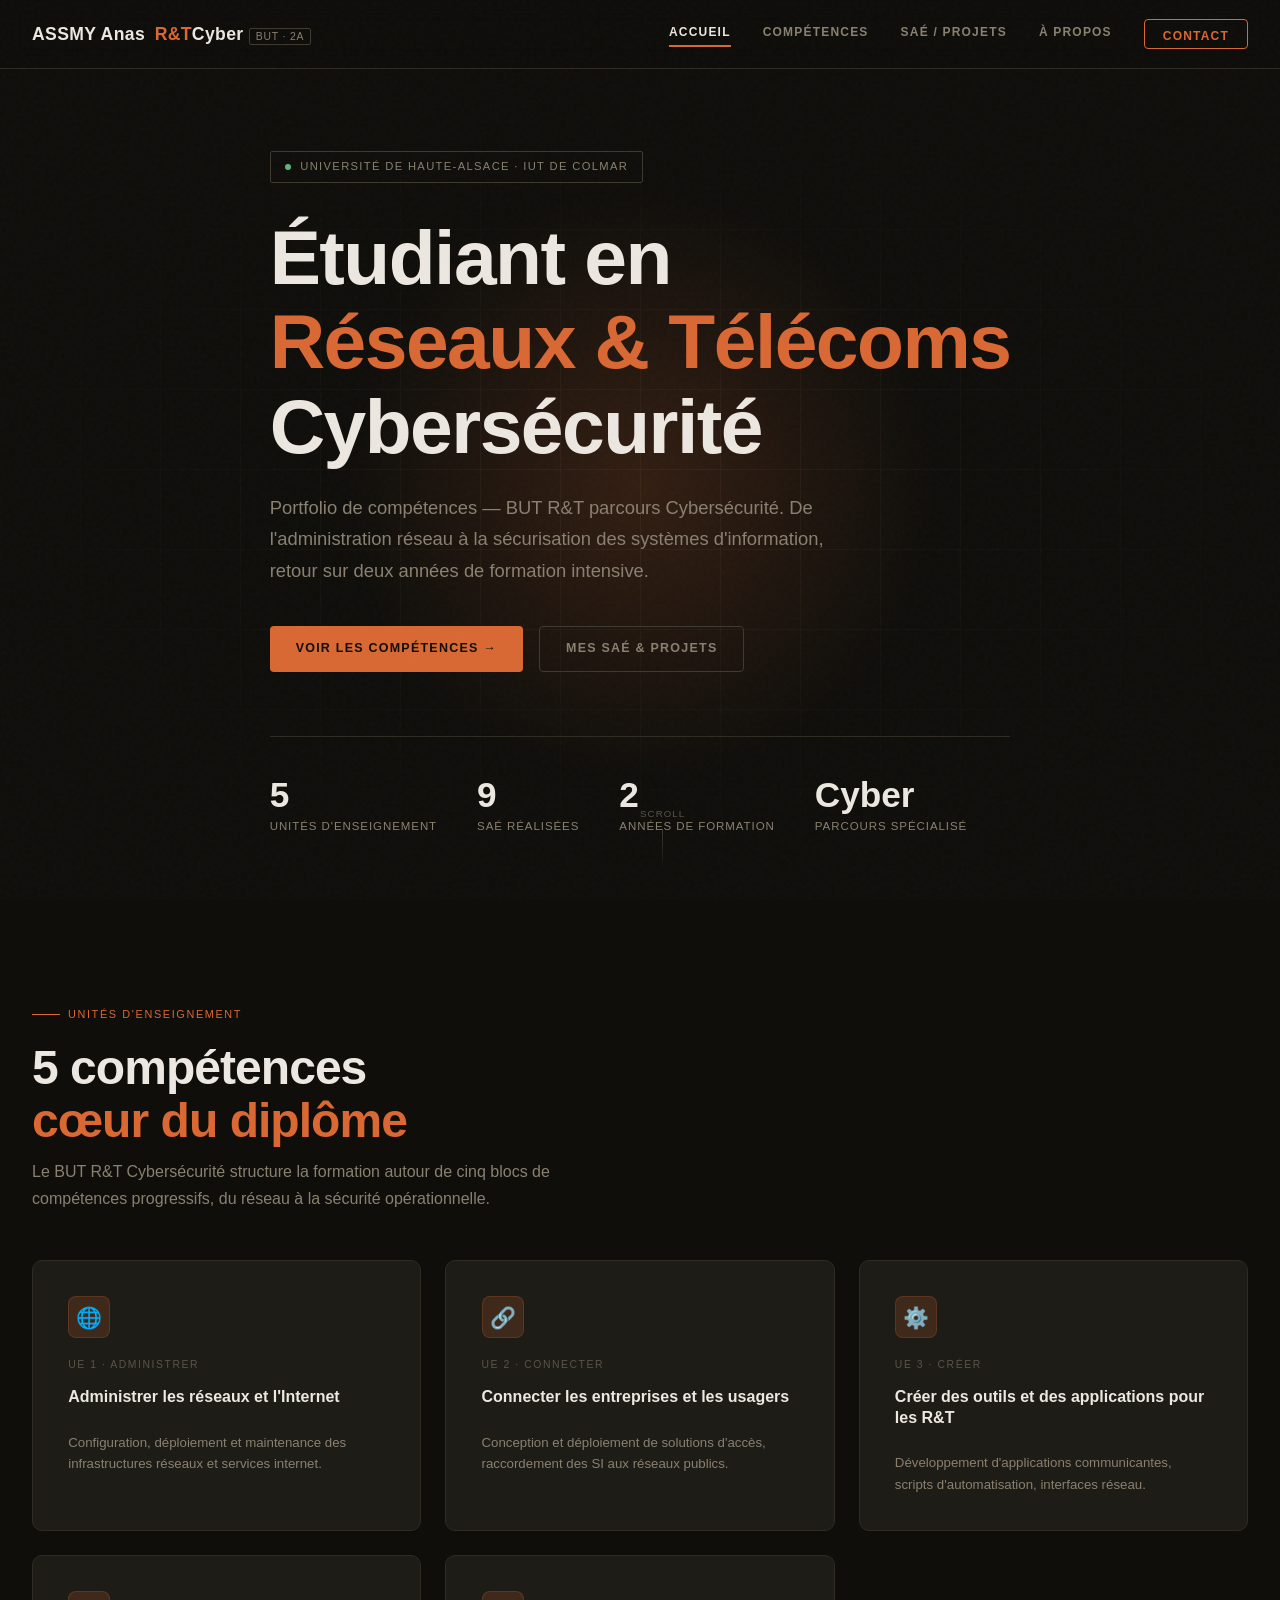
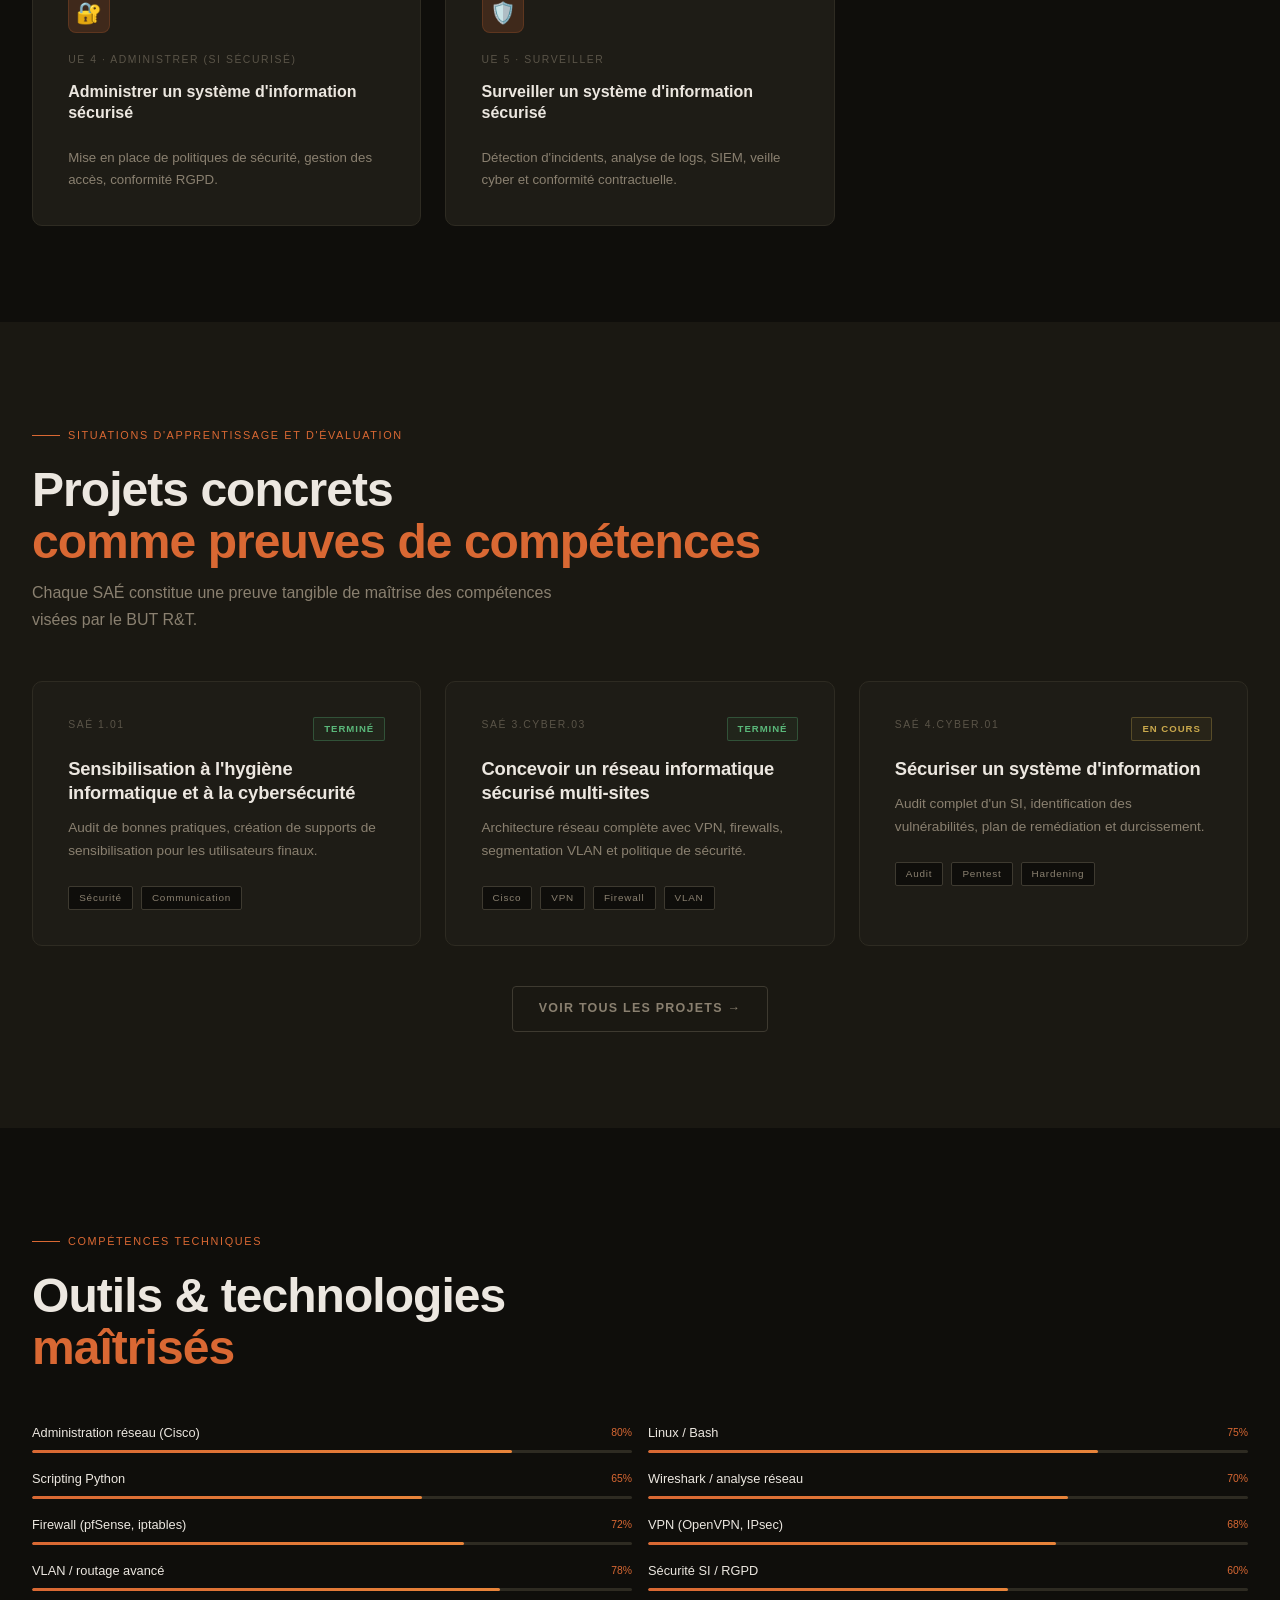
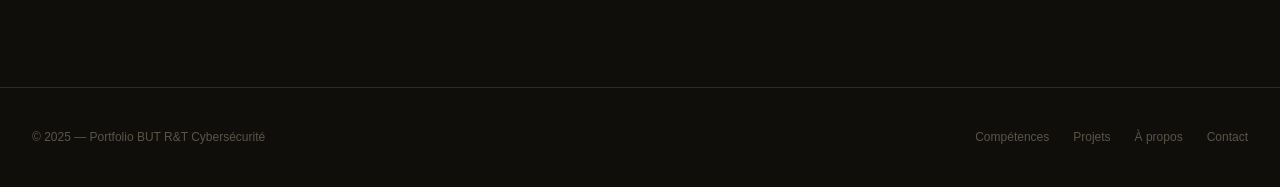
<file: index.html>
<!DOCTYPE html>
<html lang="fr">
<head>
  <meta charset="UTF-8" />
  <meta name="viewport" content="width=device-width, initial-scale=1.0"/>
  <title>Portfolio — BUT R&T Cybersécurité</title>
  <meta name="description" content="Portfolio étudiant BUT Réseaux & Télécommunications, parcours Cybersécurité — 2e année"/>
  <link rel="stylesheet" href="style.css"/>
  <link rel="icon" href="data:image/svg+xml,<svg xmlns='http://www.w3.org/2000/svg' viewBox='0 0 32 32'><rect width='32' height='32' rx='6' fill='%23d96833'/><text x='50%25' y='60%25' font-size='18' text-anchor='middle' fill='%230f0e0b' font-family='monospace' font-weight='700'>R</text></svg>"/>
</head>
<body>

<!-- ===== CURSOR ===== -->
<div class="cursor-dot" id="cursor"></div>

<!-- ===== HEADER ===== -->
<header id="header">
  <nav>
    <a href="index.html" class="nav-logo">
  <div class="logo-main">
    ASSMY Anas
  </div>
  <div class="logo-sub">
    <span>R&T</span>Cyber
    <span class="tag">BUT · 2A</span>
  </div>
</a>
    <div class="nav-links">
      <a href="index.html" class="active">Accueil</a>
      <a href="competences.html">Compétences</a>
      <a href="projets.html">SAÉ / Projets</a>
      <a href="apropos.html">À propos</a>
      <a href="contact.html" class="nav-cta">Contact</a>
    </div>
    <button class="nav-toggle" id="navToggle" aria-label="Menu">
      <span></span><span></span><span></span>
    </button>
  </nav>
</header>

<!-- Mobile menu -->
<div class="mobile-menu" id="mobileMenu">
  <a href="index.html">Accueil</a>
  <a href="competences.html">Compétences</a>
  <a href="projets.html">SAÉ / Projets</a>
  <a href="apropos.html">À propos</a>
  <a href="contact.html">Contact</a>
</div>

<!-- ===== HERO ===== -->
<main>
  <section class="hero">
    <div class="hero-grid"></div>
    <div class="hero-glow"></div>

    <div class="container hero-content">
      <div class="hero-badge">
        <span class="dot"></span>
        Université de Haute-Alsace · IUT de Colmar
      </div>

      <h1>
        Étudiant en<br/>
        <em>Réseaux & Télécoms</em><br/>
        Cybersécurité
      </h1>

      <p class="hero-sub">
        Portfolio de compétences — BUT R&T parcours Cybersécurité.
        De l'administration réseau à la sécurisation des systèmes d'information,
        retour sur deux années de formation intensive.
      </p>

      <div class="hero-actions">
        <a href="competences.html" class="btn btn-primary">
          Voir les compétences →
        </a>
        <a href="projets.html" class="btn btn-outline">
          Mes SAÉ & projets
        </a>
      </div>

      <div class="hero-stats">
        <div>
          <div class="hero-stat-num">5</div>
          <div class="hero-stat-label">Unités d'Enseignement</div>
        </div>
        <div>
          <div class="hero-stat-num">9</div>
          <div class="hero-stat-label">SAÉ réalisées</div>
        </div>
        <div>
          <div class="hero-stat-num">2</div>
          <div class="hero-stat-label">Années de formation</div>
        </div>
        <div>
          <div class="hero-stat-num">Cyber</div>
          <div class="hero-stat-label">Parcours spécialisé</div>
        </div>
      </div>
    </div>

    <div class="scroll-hint">Scroll</div>
  </section>

  <!-- ===== APERÇU UE ===== -->
  <section class="section">
    <div class="container">
      <div class="label">Unités d'enseignement</div>
      <h2 style="margin-bottom:0.6rem">5 compétences<br/><span class="text-accent">cœur du diplôme</span></h2>
      <p class="text-muted" style="max-width:520px;margin-bottom:3rem;line-height:1.7">
        Le BUT R&T Cybersécurité structure la formation autour de cinq blocs de compétences progressifs, du réseau à la sécurité opérationnelle.
      </p>

      <div class="ue-grid">
        <!-- UE1 -->
        <a href="competences.html#ue1" class="card ue-card reveal">
          <div class="ue-icon">🌐</div>
          <div class="ue-num">UE 1 · Administrer</div>
          <div class="ue-title">Administrer les réseaux et l'Internet</div>
          <p style="font-size:0.83rem;color:var(--text-muted);line-height:1.6">
            Configuration, déploiement et maintenance des infrastructures réseaux et services internet.
          </p>
        </a>

        <!-- UE2 -->
        <a href="competences.html#ue2" class="card ue-card reveal reveal-delay-1">
          <div class="ue-icon">🔗</div>
          <div class="ue-num">UE 2 · Connecter</div>
          <div class="ue-title">Connecter les entreprises et les usagers</div>
          <p style="font-size:0.83rem;color:var(--text-muted);line-height:1.6">
            Conception et déploiement de solutions d'accès, raccordement des SI aux réseaux publics.
          </p>
        </a>

        <!-- UE3 -->
        <a href="competences.html#ue3" class="card ue-card reveal reveal-delay-2">
          <div class="ue-icon">⚙️</div>
          <div class="ue-num">UE 3 · Créer</div>
          <div class="ue-title">Créer des outils et des applications pour les R&T</div>
          <p style="font-size:0.83rem;color:var(--text-muted);line-height:1.6">
            Développement d'applications communicantes, scripts d'automatisation, interfaces réseau.
          </p>
        </a>

        <!-- UE4 -->
        <a href="competences.html#ue4" class="card ue-card reveal reveal-delay-3">
          <div class="ue-icon">🔐</div>
          <div class="ue-num">UE 4 · Administrer (SI sécurisé)</div>
          <div class="ue-title">Administrer un système d'information sécurisé</div>
          <p style="font-size:0.83rem;color:var(--text-muted);line-height:1.6">
            Mise en place de politiques de sécurité, gestion des accès, conformité RGPD.
          </p>
        </a>

        <!-- UE5 -->
        <a href="competences.html#ue5" class="card ue-card reveal reveal-delay-4">
          <div class="ue-icon">🛡️</div>
          <div class="ue-num">UE 5 · Surveiller</div>
          <div class="ue-title">Surveiller un système d'information sécurisé</div>
          <p style="font-size:0.83rem;color:var(--text-muted);line-height:1.6">
            Détection d'incidents, analyse de logs, SIEM, veille cyber et conformité contractuelle.
          </p>
        </a>
      </div>
    </div>
  </section>

  <!-- ===== APERÇU SAÉ ===== -->
  <section class="section" style="background:var(--bg-2);">
    <div class="container">
      <div class="label">Situations d'apprentissage et d'évaluation</div>
      <h2 style="margin-bottom:0.6rem">Projets concrets<br/><span class="text-accent">comme preuves de compétences</span></h2>
      <p class="text-muted" style="max-width:560px;margin-bottom:3rem;line-height:1.7">
        Chaque SAÉ constitue une preuve tangible de maîtrise des compétences visées par le BUT R&T.
      </p>

      <div class="projets-grid">
        <div class="card projet-card reveal">
          <div class="projet-header">
            <span class="projet-num">SAÉ 1.01</span>
            <span class="projet-badge badge-done">Terminé</span>
          </div>
          <div class="projet-title">Sensibilisation à l'hygiène informatique et à la cybersécurité</div>
          <p class="projet-desc">Audit de bonnes pratiques, création de supports de sensibilisation pour les utilisateurs finaux.</p>
          <div class="tech-tags">
            <span class="tech-tag">Sécurité</span>
            <span class="tech-tag">Communication</span>
          </div>
        </div>

        <div class="card projet-card reveal reveal-delay-1">
          <div class="projet-header">
            <span class="projet-num">SAÉ 3.Cyber.03</span>
            <span class="projet-badge badge-done">Terminé</span>
          </div>
          <div class="projet-title">Concevoir un réseau informatique sécurisé multi-sites</div>
          <p class="projet-desc">Architecture réseau complète avec VPN, firewalls, segmentation VLAN et politique de sécurité.</p>
          <div class="tech-tags">
            <span class="tech-tag">Cisco</span>
            <span class="tech-tag">VPN</span>
            <span class="tech-tag">Firewall</span>
            <span class="tech-tag">VLAN</span>
          </div>
        </div>

        <div class="card projet-card reveal reveal-delay-2">
          <div class="projet-header">
            <span class="projet-num">SAÉ 4.Cyber.01</span>
            <span class="projet-badge badge-wip">En cours</span>
          </div>
          <div class="projet-title">Sécuriser un système d'information</div>
          <p class="projet-desc">Audit complet d'un SI, identification des vulnérabilités, plan de remédiation et durcissement.</p>
          <div class="tech-tags">
            <span class="tech-tag">Audit</span>
            <span class="tech-tag">Pentest</span>
            <span class="tech-tag">Hardening</span>
          </div>
        </div>
      </div>

      <div style="text-align:center;margin-top:2.5rem">
        <a href="projets.html" class="btn btn-outline">Voir tous les projets →</a>
      </div>
    </div>
  </section>

  <!-- ===== SKILLS SNAPSHOT ===== -->
  <section class="section">
    <div class="container">
      <div class="label">Compétences techniques</div>
      <h2 style="margin-bottom:3rem">Outils & technologies<br/><span class="text-accent">maîtrisés</span></h2>

      <div class="skills-grid" id="skillsGrid">
        <div class="skill-bar reveal">
          <div class="skill-info"><span class="skill-name">Administration réseau (Cisco)</span><span class="skill-pct">80%</span></div>
          <div class="skill-track"><div class="skill-fill" data-width="80"></div></div>
        </div>
        <div class="skill-bar reveal reveal-delay-1">
          <div class="skill-info"><span class="skill-name">Linux / Bash</span><span class="skill-pct">75%</span></div>
          <div class="skill-track"><div class="skill-fill" data-width="75"></div></div>
        </div>
        <div class="skill-bar reveal reveal-delay-2">
          <div class="skill-info"><span class="skill-name">Scripting Python</span><span class="skill-pct">65%</span></div>
          <div class="skill-track"><div class="skill-fill" data-width="65"></div></div>
        </div>
        <div class="skill-bar reveal reveal-delay-3">
          <div class="skill-info"><span class="skill-name">Wireshark / analyse réseau</span><span class="skill-pct">70%</span></div>
          <div class="skill-track"><div class="skill-fill" data-width="70"></div></div>
        </div>
        <div class="skill-bar reveal">
          <div class="skill-info"><span class="skill-name">Firewall (pfSense, iptables)</span><span class="skill-pct">72%</span></div>
          <div class="skill-track"><div class="skill-fill" data-width="72"></div></div>
        </div>
        <div class="skill-bar reveal reveal-delay-1">
          <div class="skill-info"><span class="skill-name">VPN (OpenVPN, IPsec)</span><span class="skill-pct">68%</span></div>
          <div class="skill-track"><div class="skill-fill" data-width="68"></div></div>
        </div>
        <div class="skill-bar reveal reveal-delay-2">
          <div class="skill-info"><span class="skill-name">VLAN / routage avancé</span><span class="skill-pct">78%</span></div>
          <div class="skill-track"><div class="skill-fill" data-width="78"></div></div>
        </div>
        <div class="skill-bar reveal reveal-delay-3">
          <div class="skill-info"><span class="skill-name">Sécurité SI / RGPD</span><span class="skill-pct">60%</span></div>
          <div class="skill-track"><div class="skill-fill" data-width="60"></div></div>
        </div>
      </div>
    </div>
  </section>
</main>

<!-- ===== FOOTER ===== -->
<footer>
  <div class="container">
    <div class="footer-inner">
      <span class="footer-copy">© 2025 — Portfolio BUT R&T Cybersécurité</span>
      <div class="footer-links">
        <a href="competences.html">Compétences</a>
        <a href="projets.html">Projets</a>
        <a href="apropos.html">À propos</a>
        <a href="contact.html">Contact</a>
      </div>
    </div>
  </div>
</footer>

<script>
// Header hide on scroll
let lastY = 0;
const header = document.getElementById('header');
window.addEventListener('scroll', () => {
  const y = window.scrollY;
  header.classList.toggle('hidden', y > lastY && y > 100);
  lastY = y;
});

// Mobile menu
const toggle = document.getElementById('navToggle');
const menu   = document.getElementById('mobileMenu');
toggle.addEventListener('click', () => menu.classList.toggle('open'));
menu.querySelectorAll('a').forEach(a => a.addEventListener('click', () => menu.classList.remove('open')));

// Reveal on scroll
const observer = new IntersectionObserver(entries => {
  entries.forEach(e => { if (e.isIntersecting) e.target.classList.add('visible'); });
}, { threshold: 0.12 });
document.querySelectorAll('.reveal').forEach(el => observer.observe(el));

// Skill bars
const skillObserver = new IntersectionObserver(entries => {
  entries.forEach(e => {
    if (e.isIntersecting) {
      e.target.querySelectorAll('.skill-fill').forEach(fill => {
        fill.style.width = fill.dataset.width + '%';
      });
    }
  });
}, { threshold: 0.3 });
const sg = document.getElementById('skillsGrid');
if (sg) skillObserver.observe(sg);

// Cursor
const cursor = document.getElementById('cursor');
document.addEventListener('mousemove', e => {
  cursor.style.transform = `translate(${e.clientX - 4}px, ${e.clientY - 4}px)`;
});
</script>
</body>
</html>
</file>
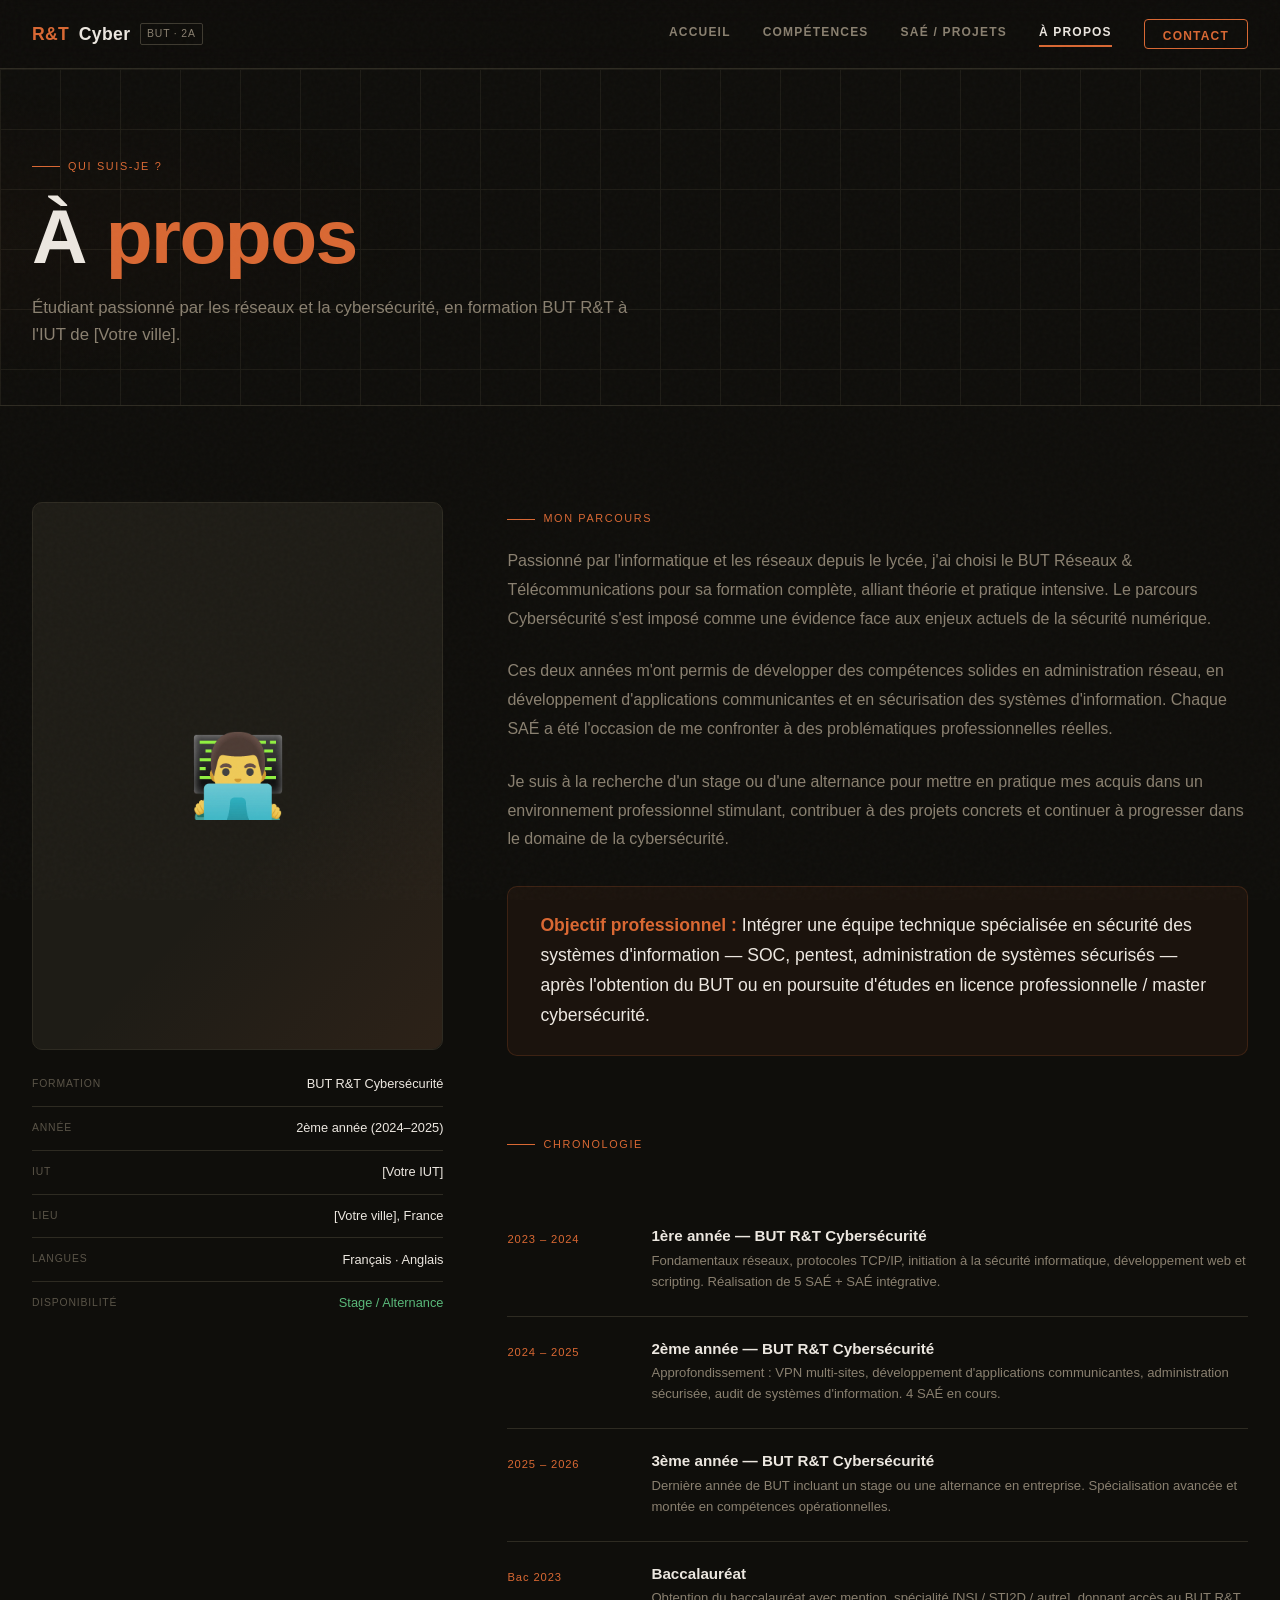
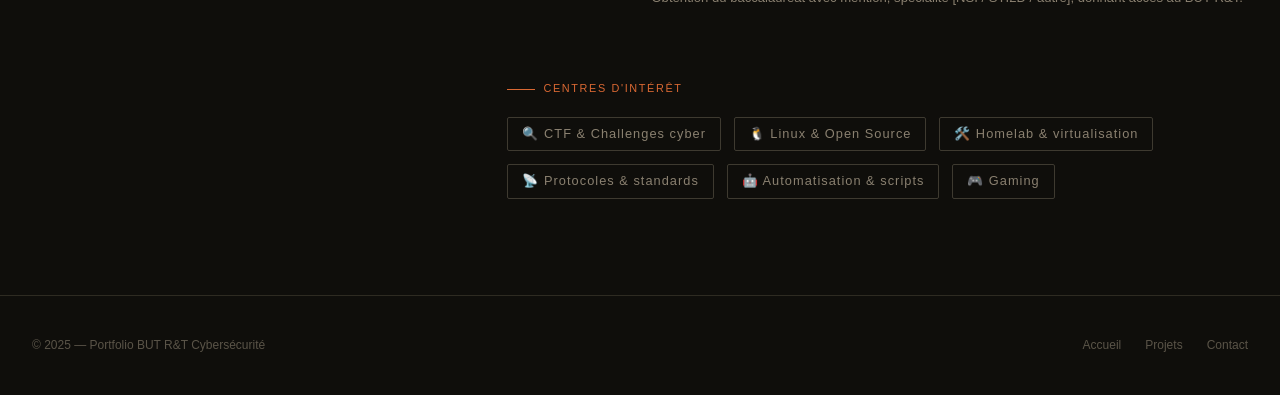
<file: apropos.html>
<!DOCTYPE html>
<html lang="fr">
<head>
  <meta charset="UTF-8"/>
  <meta name="viewport" content="width=device-width, initial-scale=1.0"/>
  <title>À propos — Portfolio BUT R&T Cybersécurité</title>
  <link rel="stylesheet" href="style.css"/>
  <link rel="icon" href="data:image/svg+xml,<svg xmlns='http://www.w3.org/2000/svg' viewBox='0 0 32 32'><rect width='32' height='32' rx='6' fill='%23d96833'/><text x='50%25' y='60%25' font-size='18' text-anchor='middle' fill='%230f0e0b' font-family='monospace' font-weight='700'>R</text></svg>"/>
</head>
<body>
<div class="cursor-dot" id="cursor"></div>

<header id="header">
  <nav>
    <a href="index.html" class="nav-logo"><span>R&T</span>Cyber<span class="tag">BUT · 2A</span></a>
    <div class="nav-links">
      <a href="index.html">Accueil</a>
      <a href="competences.html">Compétences</a>
      <a href="projets.html">SAÉ / Projets</a>
      <a href="apropos.html" class="active">À propos</a>
      <a href="contact.html" class="nav-cta">Contact</a>
    </div>
    <button class="nav-toggle" id="navToggle"><span></span><span></span><span></span></button>
  </nav>
</header>
<div class="mobile-menu" id="mobileMenu">
  <a href="index.html">Accueil</a>
  <a href="competences.html">Compétences</a>
  <a href="projets.html">SAÉ / Projets</a>
  <a href="apropos.html">À propos</a>
  <a href="contact.html">Contact</a>
</div>

<main>
  <section class="page-hero">
    <div class="page-hero-bg"></div>
    <div class="container page-hero-content">
      <div class="label">Qui suis-je ?</div>
      <h1>À <span class="text-accent">propos</span></h1>
      <p>Étudiant passionné par les réseaux et la cybersécurité, en formation BUT R&T à l'IUT de [Votre ville].</p>
    </div>
  </section>

  <section class="section">
    <div class="container">
      <div class="about-layout">

        <!-- SIDEBAR -->
        <div class="about-sidebar reveal">
          <div class="avatar-wrapper">
            <div class="avatar-placeholder">👨‍💻</div>
            <div class="avatar-frame"></div>
          </div>

          <div class="info-list">
            <div class="info-row">
              <span class="info-key">Formation</span>
              <span class="info-val">BUT R&T Cybersécurité</span>
            </div>
            <div class="info-row">
              <span class="info-key">Année</span>
              <span class="info-val">2ème année (2024–2025)</span>
            </div>
            <div class="info-row">
              <span class="info-key">IUT</span>
              <span class="info-val">[Votre IUT]</span>
            </div>
            <div class="info-row">
              <span class="info-key">Lieu</span>
              <span class="info-val">[Votre ville], France</span>
            </div>
            <div class="info-row">
              <span class="info-key">Langues</span>
              <span class="info-val">Français · Anglais</span>
            </div>
            <div class="info-row">
              <span class="info-key">Disponibilité</span>
              <span class="info-val" style="color:var(--green)">Stage / Alternance</span>
            </div>
          </div>
        </div>

        <!-- BODY -->
        <div class="about-body">
          <div class="label reveal">Mon parcours</div>

          <p class="reveal reveal-delay-1">
            Passionné par l'informatique et les réseaux depuis le lycée, j'ai choisi le BUT Réseaux & Télécommunications pour sa formation complète, alliant théorie et pratique intensive. Le parcours Cybersécurité s'est imposé comme une évidence face aux enjeux actuels de la sécurité numérique.
          </p>

          <p class="reveal reveal-delay-2">
            Ces deux années m'ont permis de développer des compétences solides en administration réseau, en développement d'applications communicantes et en sécurisation des systèmes d'information. Chaque SAÉ a été l'occasion de me confronter à des problématiques professionnelles réelles.
          </p>

          <p class="reveal reveal-delay-3">
            Je suis à la recherche d'un stage ou d'une alternance pour mettre en pratique mes acquis dans un environnement professionnel stimulant, contribuer à des projets concrets et continuer à progresser dans le domaine de la cybersécurité.
          </p>

          <div class="highlight-box reveal">
            <p>
              <strong>Objectif professionnel :</strong> Intégrer une équipe technique spécialisée en sécurité des systèmes d'information — SOC, pentest, administration de systèmes sécurisés — après l'obtention du BUT ou en poursuite d'études en licence professionnelle / master cybersécurité.
            </p>
          </div>

          <!-- TIMELINE -->
          <div class="label reveal" style="margin-top:3rem">Chronologie</div>
          <div class="timeline">
            <div class="timeline-item reveal">
              <div class="timeline-year">2023 – 2024</div>
              <div class="timeline-content">
                <h4>1ère année — BUT R&T Cybersécurité</h4>
                <p>Fondamentaux réseaux, protocoles TCP/IP, initiation à la sécurité informatique, développement web et scripting. Réalisation de 5 SAÉ + SAÉ intégrative.</p>
              </div>
            </div>
            <div class="timeline-item reveal reveal-delay-1">
              <div class="timeline-year">2024 – 2025</div>
              <div class="timeline-content">
                <h4>2ème année — BUT R&T Cybersécurité</h4>
                <p>Approfondissement : VPN multi-sites, développement d'applications communicantes, administration sécurisée, audit de systèmes d'information. 4 SAÉ en cours.</p>
              </div>
            </div>
            <div class="timeline-item reveal reveal-delay-2">
              <div class="timeline-year">2025 – 2026</div>
              <div class="timeline-content">
                <h4>3ème année — BUT R&T Cybersécurité</h4>
                <p>Dernière année de BUT incluant un stage ou une alternance en entreprise. Spécialisation avancée et montée en compétences opérationnelles.</p>
              </div>
            </div>
            <div class="timeline-item reveal reveal-delay-3">
              <div class="timeline-year">Bac 2023</div>
              <div class="timeline-content">
                <h4>Baccalauréat</h4>
                <p>Obtention du baccalauréat avec mention, spécialité [NSI / STI2D / autre], donnant accès au BUT R&T.</p>
              </div>
            </div>
          </div>

          <!-- CENTRES D'INTÉRÊT -->
          <div class="label reveal" style="margin-top:3rem">Centres d'intérêt</div>
          <div style="display:flex;flex-wrap:wrap;gap:0.8rem;" class="reveal reveal-delay-1">
            <span class="tech-tag" style="font-size:0.8rem;padding:6px 14px;">🔍 CTF & Challenges cyber</span>
            <span class="tech-tag" style="font-size:0.8rem;padding:6px 14px;">🐧 Linux & Open Source</span>
            <span class="tech-tag" style="font-size:0.8rem;padding:6px 14px;">🛠️ Homelab & virtualisation</span>
            <span class="tech-tag" style="font-size:0.8rem;padding:6px 14px;">📡 Protocoles & standards</span>
            <span class="tech-tag" style="font-size:0.8rem;padding:6px 14px;">🤖 Automatisation & scripts</span>
            <span class="tech-tag" style="font-size:0.8rem;padding:6px 14px;">🎮 Gaming</span>
          </div>
        </div>
      </div>
    </div>
  </section>
</main>

<footer>
  <div class="container">
    <div class="footer-inner">
      <span class="footer-copy">© 2025 — Portfolio BUT R&T Cybersécurité</span>
      <div class="footer-links">
        <a href="index.html">Accueil</a>
        <a href="projets.html">Projets</a>
        <a href="contact.html">Contact</a>
      </div>
    </div>
  </div>
</footer>

<script>
let lastY = 0;
const header = document.getElementById('header');
window.addEventListener('scroll', () => {
  const y = window.scrollY;
  header.classList.toggle('hidden', y > lastY && y > 100);
  lastY = y;
});
const toggle = document.getElementById('navToggle');
const menu   = document.getElementById('mobileMenu');
toggle.addEventListener('click', () => menu.classList.toggle('open'));
menu.querySelectorAll('a').forEach(a => a.addEventListener('click', () => menu.classList.remove('open')));
const observer = new IntersectionObserver(entries => {
  entries.forEach(e => { if (e.isIntersecting) e.target.classList.add('visible'); });
}, { threshold: 0.1 });
document.querySelectorAll('.reveal').forEach(el => observer.observe(el));
const cursor = document.getElementById('cursor');
document.addEventListener('mousemove', e => {
  cursor.style.transform = `translate(${e.clientX - 4}px, ${e.clientY - 4}px)`;
});
</script>
</body>
</html>
</file>
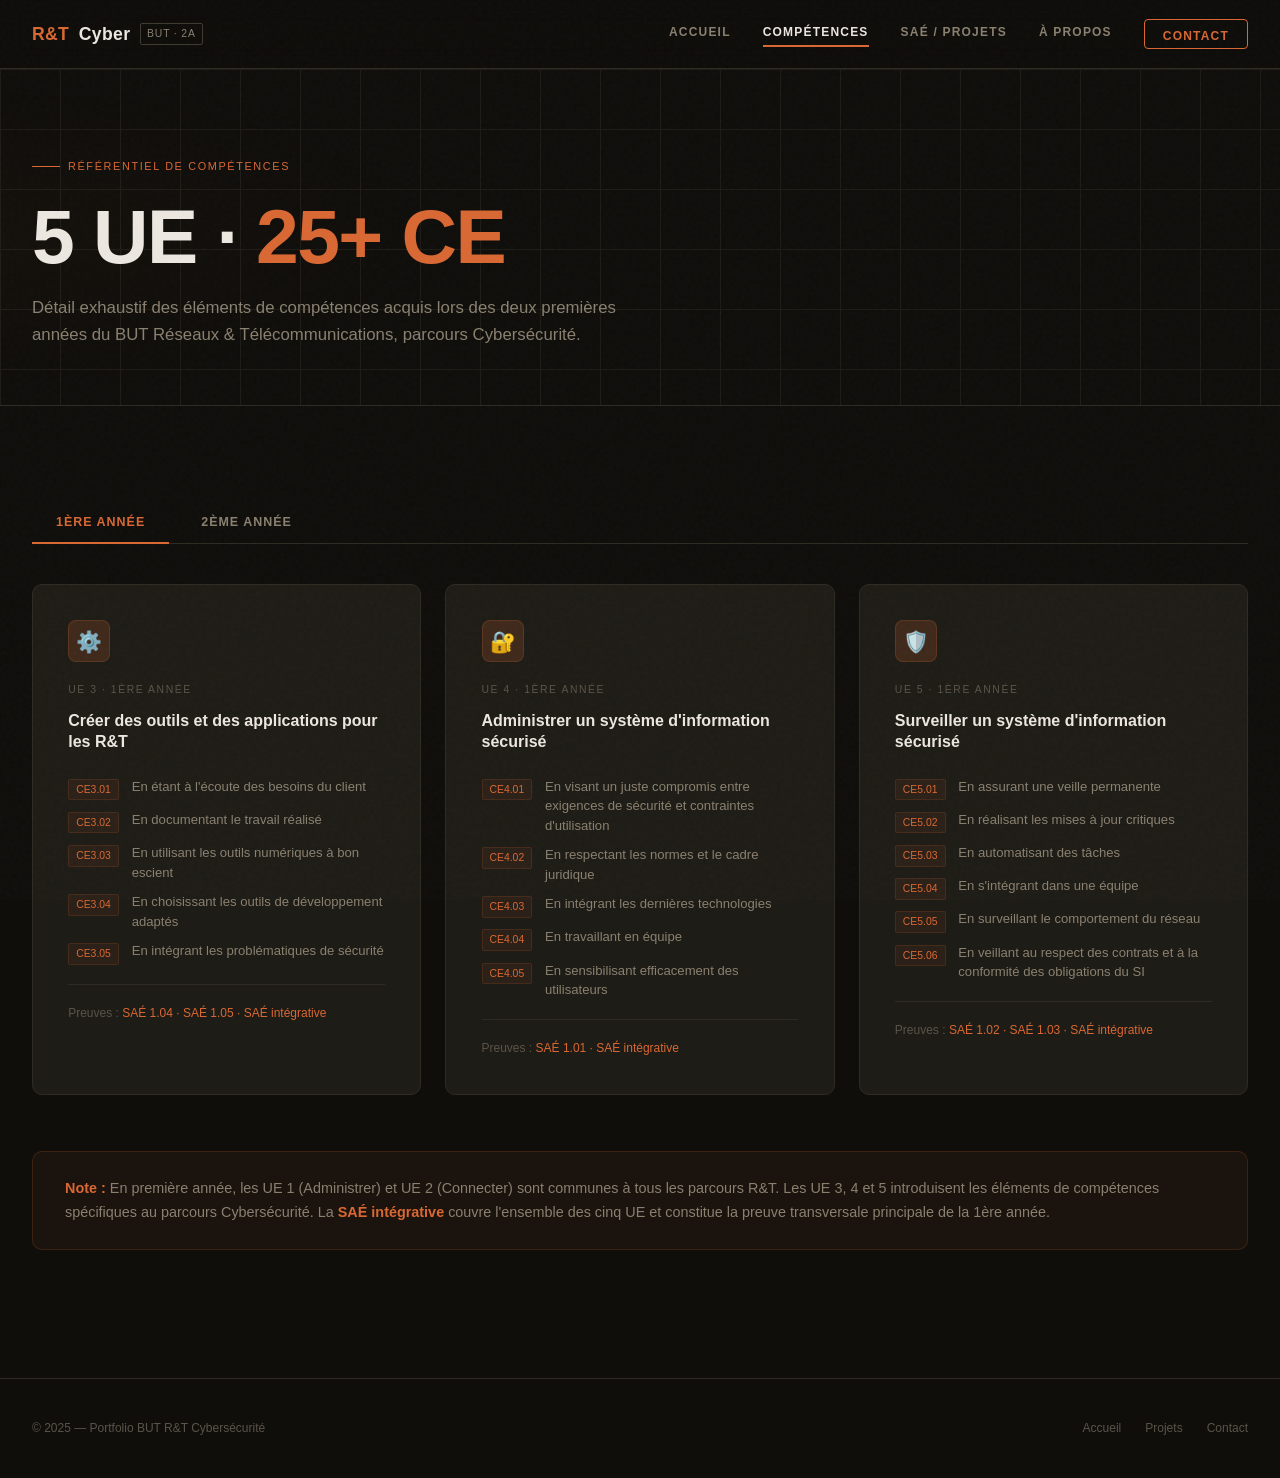
<file: competences.html>
<!DOCTYPE html>
<html lang="fr">
<head>
  <meta charset="UTF-8"/>
  <meta name="viewport" content="width=device-width, initial-scale=1.0"/>
  <title>Compétences — Portfolio BUT R&T Cybersécurité</title>
  <link rel="stylesheet" href="style.css"/>
  <link rel="icon" href="data:image/svg+xml,<svg xmlns='http://www.w3.org/2000/svg' viewBox='0 0 32 32'><rect width='32' height='32' rx='6' fill='%23d96833'/><text x='50%25' y='60%25' font-size='18' text-anchor='middle' fill='%230f0e0b' font-family='monospace' font-weight='700'>R</text></svg>"/>
</head>
<body>
<div class="cursor-dot" id="cursor"></div>

<header id="header">
  <nav>
    <a href="index.html" class="nav-logo"><span>R&T</span>Cyber<span class="tag">BUT · 2A</span></a>
    <div class="nav-links">
      <a href="index.html">Accueil</a>
      <a href="competences.html" class="active">Compétences</a>
      <a href="projets.html">SAÉ / Projets</a>
      <a href="apropos.html">À propos</a>
      <a href="contact.html" class="nav-cta">Contact</a>
    </div>
    <button class="nav-toggle" id="navToggle"><span></span><span></span><span></span></button>
  </nav>
</header>

<div class="mobile-menu" id="mobileMenu">
  <a href="index.html">Accueil</a>
  <a href="competences.html">Compétences</a>
  <a href="projets.html">SAÉ / Projets</a>
  <a href="apropos.html">À propos</a>
  <a href="contact.html">Contact</a>
</div>

<main>
  <!-- PAGE HERO -->
  <section class="page-hero">
    <div class="page-hero-bg"></div>
    <div class="container page-hero-content">
      <div class="label">Référentiel de compétences</div>
      <h1>5 UE · <span class="text-accent">25+ CE</span></h1>
      <p>Détail exhaustif des éléments de compétences acquis lors des deux premières années du BUT Réseaux & Télécommunications, parcours Cybersécurité.</p>
    </div>
  </section>

  <!-- YEAR TABS -->
  <section class="section">
    <div class="container">

      <div class="year-tabs">
        <button class="year-tab active" data-tab="an1">1ère année</button>
        <button class="year-tab" data-tab="an2">2ème année</button>
      </div>

      <!-- ======= 1ÈRE ANNÉE ======= -->
      <div class="tab-content active ue-grid" id="an1">

        <!-- UE3 1A -->
        <div class="card ue-card reveal" id="ue3-1a">
          <div class="ue-icon">⚙️</div>
          <div class="ue-num">UE 3 · 1ère année</div>
          <div class="ue-title">Créer des outils et des applications pour les R&T</div>
          <div class="ce-list">
            <div class="ce-item"><span class="ce-code">CE3.01</span>En étant à l'écoute des besoins du client</div>
            <div class="ce-item"><span class="ce-code">CE3.02</span>En documentant le travail réalisé</div>
            <div class="ce-item"><span class="ce-code">CE3.03</span>En utilisant les outils numériques à bon escient</div>
            <div class="ce-item"><span class="ce-code">CE3.04</span>En choisissant les outils de développement adaptés</div>
            <div class="ce-item"><span class="ce-code">CE3.05</span>En intégrant les problématiques de sécurité</div>
          </div>
          <div class="projet-ue-link">Preuves : <span>SAÉ 1.04 · SAÉ 1.05 · SAÉ intégrative</span></div>
        </div>

        <!-- UE4 1A -->
        <div class="card ue-card reveal reveal-delay-1" id="ue4-1a">
          <div class="ue-icon">🔐</div>
          <div class="ue-num">UE 4 · 1ère année</div>
          <div class="ue-title">Administrer un système d'information sécurisé</div>
          <div class="ce-list">
            <div class="ce-item"><span class="ce-code">CE4.01</span>En visant un juste compromis entre exigences de sécurité et contraintes d'utilisation</div>
            <div class="ce-item"><span class="ce-code">CE4.02</span>En respectant les normes et le cadre juridique</div>
            <div class="ce-item"><span class="ce-code">CE4.03</span>En intégrant les dernières technologies</div>
            <div class="ce-item"><span class="ce-code">CE4.04</span>En travaillant en équipe</div>
            <div class="ce-item"><span class="ce-code">CE4.05</span>En sensibilisant efficacement des utilisateurs</div>
          </div>
          <div class="projet-ue-link">Preuves : <span>SAÉ 1.01 · SAÉ intégrative</span></div>
        </div>

        <!-- UE5 1A -->
        <div class="card ue-card reveal reveal-delay-2" id="ue5-1a">
          <div class="ue-icon">🛡️</div>
          <div class="ue-num">UE 5 · 1ère année</div>
          <div class="ue-title">Surveiller un système d'information sécurisé</div>
          <div class="ce-list">
            <div class="ce-item"><span class="ce-code">CE5.01</span>En assurant une veille permanente</div>
            <div class="ce-item"><span class="ce-code">CE5.02</span>En réalisant les mises à jour critiques</div>
            <div class="ce-item"><span class="ce-code">CE5.03</span>En automatisant des tâches</div>
            <div class="ce-item"><span class="ce-code">CE5.04</span>En s'intégrant dans une équipe</div>
            <div class="ce-item"><span class="ce-code">CE5.05</span>En surveillant le comportement du réseau</div>
            <div class="ce-item"><span class="ce-code">CE5.06</span>En veillant au respect des contrats et à la conformité des obligations du SI</div>
          </div>
          <div class="projet-ue-link">Preuves : <span>SAÉ 1.02 · SAÉ 1.03 · SAÉ intégrative</span></div>
        </div>

        <!-- NOTE 1A -->
        <div class="highlight-box" style="grid-column:1/-1">
          <p>
            <strong>Note :</strong> En première année, les UE 1 (Administrer) et UE 2 (Connecter) sont communes à tous les parcours R&T.
            Les UE 3, 4 et 5 introduisent les éléments de compétences spécifiques au parcours Cybersécurité.
            La <strong>SAÉ intégrative</strong> couvre l'ensemble des cinq UE et constitue la preuve transversale principale de la 1ère année.
          </p>
        </div>
      </div>

      <!-- ======= 2ÈME ANNÉE ======= -->
      <div class="tab-content ue-grid" id="an2">

        <!-- UE1 2A -->
        <div class="card ue-card reveal" id="ue1">
          <div class="ue-icon">🌐</div>
          <div class="ue-num">UE 1 · 2ème année</div>
          <div class="ue-title">Administrer les réseaux et l'Internet</div>
          <div class="ce-list">
            <div class="ce-item"><span class="ce-code">CE1.01</span>En choisissant les solutions et technologies réseaux adaptées</div>
            <div class="ce-item"><span class="ce-code">CE1.02</span>En respectant les principes fondamentaux de la sécurité informatique</div>
            <div class="ce-item"><span class="ce-code">CE1.03</span>En utilisant une approche rigoureuse pour la résolution des dysfonctionnements</div>
            <div class="ce-item"><span class="ce-code">CE1.04</span>En respectant les règles métiers</div>
            <div class="ce-item"><span class="ce-code">CE1.05</span>En assurant une veille technologique</div>
          </div>
          <div class="projet-ue-link">Preuves : <span>SAE3.01_FA · SAE3.Cyber.03_FA</span></div>
        </div>

        <!-- UE2 2A -->
        <div class="card ue-card reveal reveal-delay-1" id="ue2">
          <div class="ue-icon">🔗</div>
          <div class="ue-num">UE 2 · 2ème année</div>
          <div class="ue-title">Connecter les entreprises et les usagers</div>
          <div class="ce-list">
            <div class="ce-item"><span class="ce-code">CE2.01</span>En communiquant avec le client et les différents acteurs impliqués, parfois en anglais</div>
            <div class="ce-item"><span class="ce-code">CE2.02</span>En faisant preuve d'une démarche scientifique</div>
            <div class="ce-item"><span class="ce-code">CE2.03</span>En choisissant les solutions et technologies adaptées</div>
            <div class="ce-item"><span class="ce-code">CE2.04</span>En proposant des solutions respectueuses de l'environnement</div>
          </div>
          <div class="projet-ue-link">Preuves : <span>SAE3.01_FA · SAE3.02_FA</span></div>
        </div>

        <!-- UE3 2A -->
        <div class="card ue-card reveal reveal-delay-2" id="ue3">
          <div class="ue-icon">⚙️</div>
          <div class="ue-num">UE 3 · 2ème année</div>
          <div class="ue-title">Créer des outils et des applications pour les R&T</div>
          <div class="ce-list">
            <div class="ce-item"><span class="ce-code">CE3.01</span>En étant à l'écoute des besoins du client</div>
            <div class="ce-item"><span class="ce-code">CE3.02</span>En documentant le travail réalisé</div>
            <div class="ce-item"><span class="ce-code">CE3.03</span>En utilisant les outils numériques à bon escient</div>
            <div class="ce-item"><span class="ce-code">CE3.04</span>En choisissant les outils de développement adaptés</div>
            <div class="ce-item"><span class="ce-code">CE3.05</span>En intégrant les problématiques de sécurité</div>
          </div>
          <div class="projet-ue-link">Preuves : <span>SAE3.02_FA · SAE3.Cyber.03_FA</span></div>
        </div>

        <!-- UE4 2A -->
        <div class="card ue-card reveal reveal-delay-3" id="ue4">
          <div class="ue-icon">🔐</div>
          <div class="ue-num">UE 4 · 2ème année</div>
          <div class="ue-title">Administrer un système d'information sécurisé</div>
          <div class="ce-list">
            <div class="ce-item"><span class="ce-code">CE4.01</span>En visant un juste compromis entre exigences de sécurité et contraintes d'utilisation</div>
            <div class="ce-item"><span class="ce-code">CE4.02</span>En respectant les normes et le cadre juridique</div>
            <div class="ce-item"><span class="ce-code">CE4.03</span>En intégrant les dernières technologies</div>
            <div class="ce-item"><span class="ce-code">CE4.04</span>En travaillant en équipe</div>
            <div class="ce-item"><span class="ce-code">CE4.05</span>En sensibilisant efficacement des utilisateurs</div>
          </div>
          <div class="projet-ue-link">Preuves : <span>SAE4.Cyber.01 · SAE3.Cyber.03_FA</span></div>
        </div>

        <!-- UE5 2A -->
        <div class="card ue-card reveal" id="ue5">
          <div class="ue-icon">🛡️</div>
          <div class="ue-num">UE 5 · 2ème année</div>
          <div class="ue-title">Surveiller un système d'information sécurisé</div>
          <div class="ce-list">
            <div class="ce-item"><span class="ce-code">CE5.01</span>En assurant une veille permanente</div>
            <div class="ce-item"><span class="ce-code">CE5.02</span>En réalisant les mises à jour critiques</div>
            <div class="ce-item"><span class="ce-code">CE5.03</span>En automatisant des tâches</div>
            <div class="ce-item"><span class="ce-code">CE5.04</span>En s'intégrant dans une équipe</div>
            <div class="ce-item"><span class="ce-code">CE5.05</span>En surveillant le comportement du réseau</div>
            <div class="ce-item"><span class="ce-code">CE5.06</span>En veillant au respect des contrats et à la conformité des obligations du SI</div>
          </div>
          <div class="projet-ue-link">Preuves : <span>SAE4.Cyber.01 · SAE3.01_FA</span></div>
        </div>
      </div>

    </div>
  </section>
</main>

<footer>
  <div class="container">
    <div class="footer-inner">
      <span class="footer-copy">© 2025 — Portfolio BUT R&T Cybersécurité</span>
      <div class="footer-links">
        <a href="index.html">Accueil</a>
        <a href="projets.html">Projets</a>
        <a href="contact.html">Contact</a>
      </div>
    </div>
  </div>
</footer>

<script>
let lastY = 0;
const header = document.getElementById('header');
window.addEventListener('scroll', () => {
  const y = window.scrollY;
  header.classList.toggle('hidden', y > lastY && y > 100);
  lastY = y;
});
const toggle = document.getElementById('navToggle');
const menu   = document.getElementById('mobileMenu');
toggle.addEventListener('click', () => menu.classList.toggle('open'));
menu.querySelectorAll('a').forEach(a => a.addEventListener('click', () => menu.classList.remove('open')));

// Tabs
document.querySelectorAll('.year-tab').forEach(tab => {
  tab.addEventListener('click', () => {
    document.querySelectorAll('.year-tab').forEach(t => t.classList.remove('active'));
    document.querySelectorAll('.tab-content').forEach(t => t.classList.remove('active'));
    tab.classList.add('active');
    document.getElementById(tab.dataset.tab).classList.add('active');
    // Re-trigger reveals
    document.querySelectorAll('#' + tab.dataset.tab + ' .reveal').forEach(el => {
      el.classList.remove('visible');
      setTimeout(() => el.classList.add('visible'), 50);
    });
  });
});

const observer = new IntersectionObserver(entries => {
  entries.forEach(e => { if (e.isIntersecting) e.target.classList.add('visible'); });
}, { threshold: 0.1 });
document.querySelectorAll('.reveal').forEach(el => observer.observe(el));

const cursor = document.getElementById('cursor');
document.addEventListener('mousemove', e => {
  cursor.style.transform = `translate(${e.clientX - 4}px, ${e.clientY - 4}px)`;
});
</script>
</body>
</html>
</file>
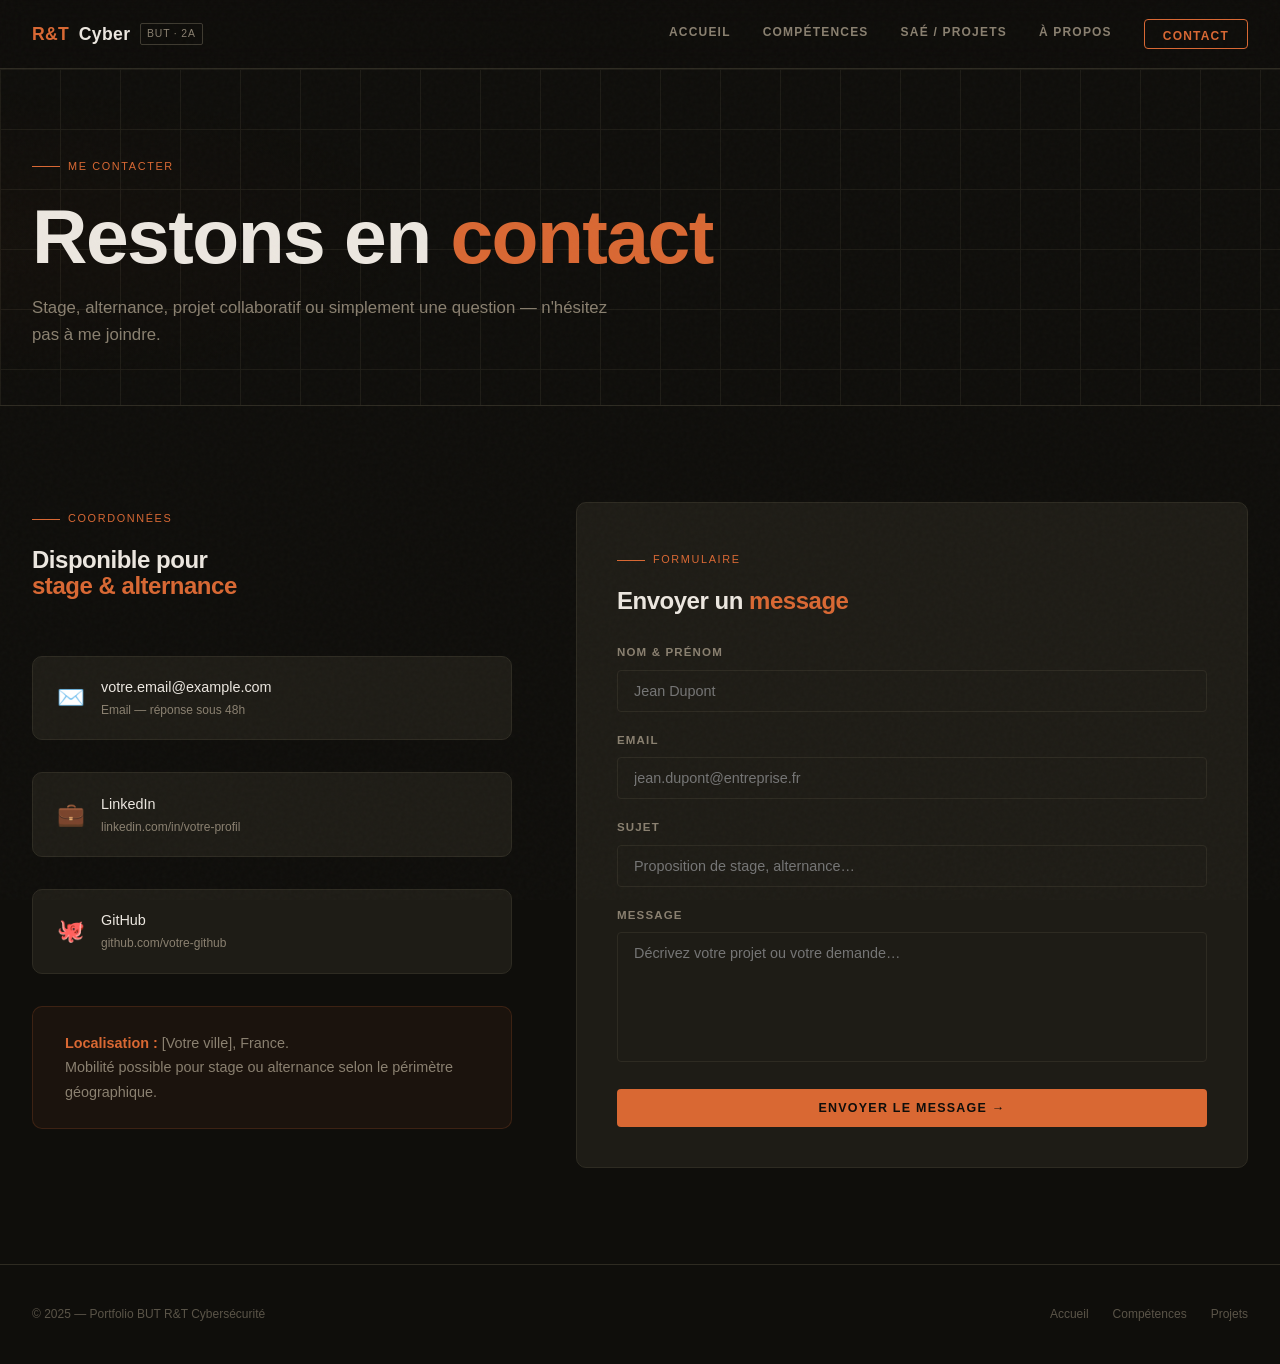
<file: contact.html>
<!DOCTYPE html>
<html lang="fr">
<head>
  <meta charset="UTF-8"/>
  <meta name="viewport" content="width=device-width, initial-scale=1.0"/>
  <title>Contact — Portfolio BUT R&T Cybersécurité</title>
  <link rel="stylesheet" href="style.css"/>
  <link rel="icon" href="data:image/svg+xml,<svg xmlns='http://www.w3.org/2000/svg' viewBox='0 0 32 32'><rect width='32' height='32' rx='6' fill='%23d96833'/><text x='50%25' y='60%25' font-size='18' text-anchor='middle' fill='%230f0e0b' font-family='monospace' font-weight='700'>R</text></svg>"/>
</head>
<body>
<div class="cursor-dot" id="cursor"></div>

<header id="header">
  <nav>
    <a href="index.html" class="nav-logo"><span>R&T</span>Cyber<span class="tag">BUT · 2A</span></a>
    <div class="nav-links">
      <a href="index.html">Accueil</a>
      <a href="competences.html">Compétences</a>
      <a href="projets.html">SAÉ / Projets</a>
      <a href="apropos.html">À propos</a>
      <a href="contact.html" class="nav-cta active">Contact</a>
    </div>
    <button class="nav-toggle" id="navToggle"><span></span><span></span><span></span></button>
  </nav>
</header>
<div class="mobile-menu" id="mobileMenu">
  <a href="index.html">Accueil</a>
  <a href="competences.html">Compétences</a>
  <a href="projets.html">SAÉ / Projets</a>
  <a href="apropos.html">À propos</a>
  <a href="contact.html">Contact</a>
</div>

<main>
  <section class="page-hero">
    <div class="page-hero-bg"></div>
    <div class="container page-hero-content">
      <div class="label">Me contacter</div>
      <h1>Restons en <span class="text-accent">contact</span></h1>
      <p>Stage, alternance, projet collaboratif ou simplement une question — n'hésitez pas à me joindre.</p>
    </div>
  </section>

  <section class="section">
    <div class="container">
      <div class="contact-layout">

        <!-- INFO -->
        <div class="contact-info reveal">
          <div>
            <div class="label">Coordonnées</div>
            <h3 style="margin-bottom:1.5rem">Disponible pour<br/><span class="text-accent">stage & alternance</span></h3>
          </div>

          <a href="mailto:votre.email@example.com" class="contact-link">
            <span class="contact-link-icon">✉️</span>
            <div>
              <div class="contact-link-text">votre.email@example.com</div>
              <div class="contact-link-sub">Email — réponse sous 48h</div>
            </div>
          </a>

          <a href="https://linkedin.com/in/votre-profil" target="_blank" class="contact-link">
            <span class="contact-link-icon">💼</span>
            <div>
              <div class="contact-link-text">LinkedIn</div>
              <div class="contact-link-sub">linkedin.com/in/votre-profil</div>
            </div>
          </a>

          <a href="https://github.com/votre-github" target="_blank" class="contact-link">
            <span class="contact-link-icon">🐙</span>
            <div>
              <div class="contact-link-text">GitHub</div>
              <div class="contact-link-sub">github.com/votre-github</div>
            </div>
          </a>

          <div class="highlight-box" style="margin-top:0">
            <p>
              <strong>Localisation :</strong> [Votre ville], France.<br/>
              Mobilité possible pour stage ou alternance selon le périmètre géographique.
            </p>
          </div>
        </div>

        <!-- FORM -->
        <div class="card reveal reveal-delay-1" style="padding:2.5rem;">
          <div class="label">Formulaire</div>
          <h3 style="margin-bottom:1.8rem">Envoyer un <span class="text-accent">message</span></h3>

          <div id="formSuccess" style="display:none;text-align:center;padding:3rem 1rem;">
            <div style="font-size:2.5rem;margin-bottom:1rem">✅</div>
            <h4 style="color:var(--green);margin-bottom:0.5rem">Message envoyé !</h4>
            <p style="color:var(--text-muted);font-size:0.9rem">Je reviendrai vers vous dans les meilleurs délais.</p>
          </div>

          <div id="contactForm">
            <div class="form-group">
              <label class="form-label" for="name">Nom & Prénom</label>
              <input class="form-input" type="text" id="name" placeholder="Jean Dupont" required/>
            </div>
            <div class="form-group">
              <label class="form-label" for="email">Email</label>
              <input class="form-input" type="email" id="email" placeholder="jean.dupont@entreprise.fr" required/>
            </div>
            <div class="form-group">
              <label class="form-label" for="subject">Sujet</label>
              <input class="form-input" type="text" id="subject" placeholder="Proposition de stage, alternance…"/>
            </div>
            <div class="form-group">
              <label class="form-label" for="message">Message</label>
              <textarea class="form-textarea" id="message" placeholder="Décrivez votre projet ou votre demande…" required></textarea>
            </div>
            <button class="btn btn-primary" style="width:100%;justify-content:center;" id="sendBtn" onclick="handleSubmit()">
              Envoyer le message →
            </button>
          </div>
        </div>

      </div>
    </div>
  </section>
</main>

<footer>
  <div class="container">
    <div class="footer-inner">
      <span class="footer-copy">© 2025 — Portfolio BUT R&T Cybersécurité</span>
      <div class="footer-links">
        <a href="index.html">Accueil</a>
        <a href="competences.html">Compétences</a>
        <a href="projets.html">Projets</a>
      </div>
    </div>
  </div>
</footer>

<script>
let lastY = 0;
const header = document.getElementById('header');
window.addEventListener('scroll', () => {
  const y = window.scrollY;
  header.classList.toggle('hidden', y > lastY && y > 100);
  lastY = y;
});
const toggle = document.getElementById('navToggle');
const menu   = document.getElementById('mobileMenu');
toggle.addEventListener('click', () => menu.classList.toggle('open'));
menu.querySelectorAll('a').forEach(a => a.addEventListener('click', () => menu.classList.remove('open')));
const observer = new IntersectionObserver(entries => {
  entries.forEach(e => { if (e.isIntersecting) e.target.classList.add('visible'); });
}, { threshold: 0.1 });
document.querySelectorAll('.reveal').forEach(el => observer.observe(el));

function handleSubmit() {
  const name    = document.getElementById('name').value.trim();
  const email   = document.getElementById('email').value.trim();
  const message = document.getElementById('message').value.trim();
  if (!name || !email || !message) {
    alert('Merci de remplir les champs obligatoires.');
    return;
  }
  // Mailto fallback
  const subject = document.getElementById('subject').value || 'Contact portfolio';
  const body = `Nom : ${name}\nEmail : ${email}\n\n${message}`;
  window.location.href = `mailto:votre.email@example.com?subject=${encodeURIComponent(subject)}&body=${encodeURIComponent(body)}`;
  document.getElementById('contactForm').style.display = 'none';
  document.getElementById('formSuccess').style.display = 'block';
}

const cursor = document.getElementById('cursor');
document.addEventListener('mousemove', e => {
  cursor.style.transform = `translate(${e.clientX - 4}px, ${e.clientY - 4}px)`;
});
</script>
</body>
</html>
</file>
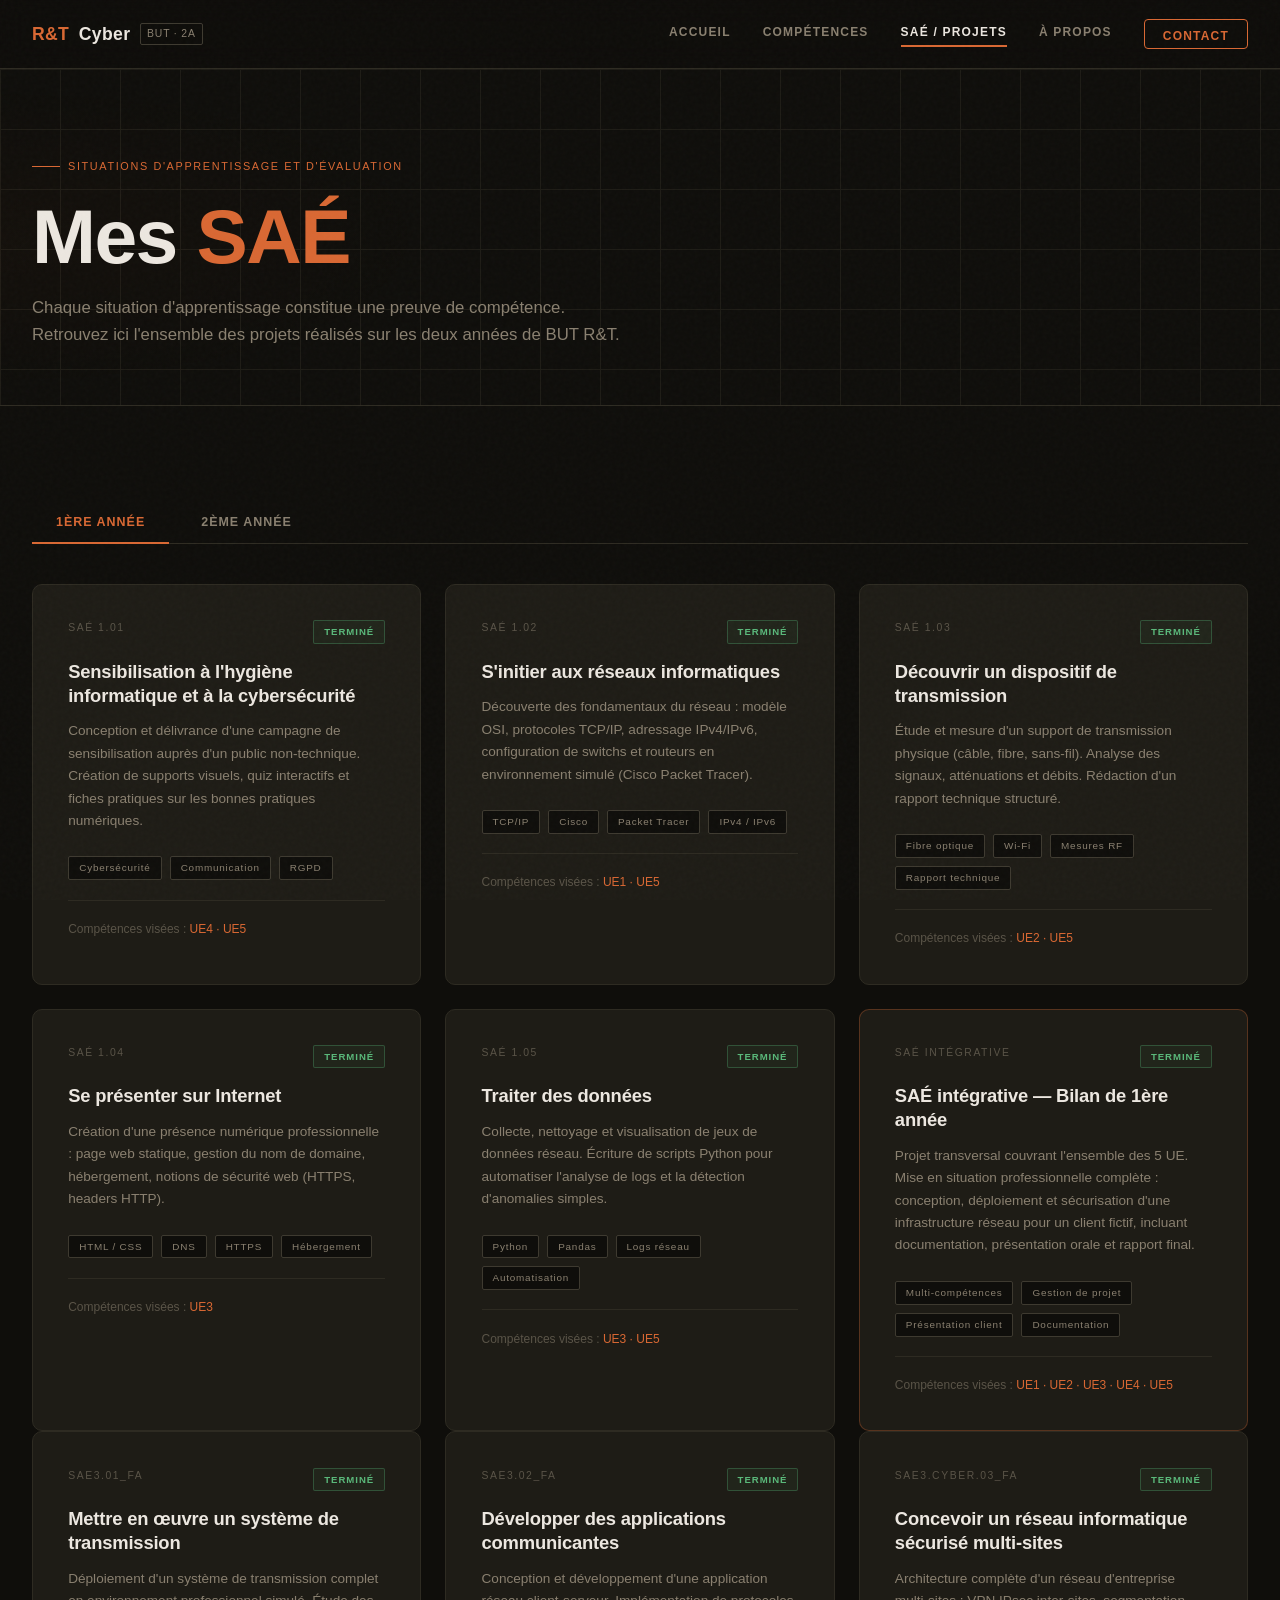
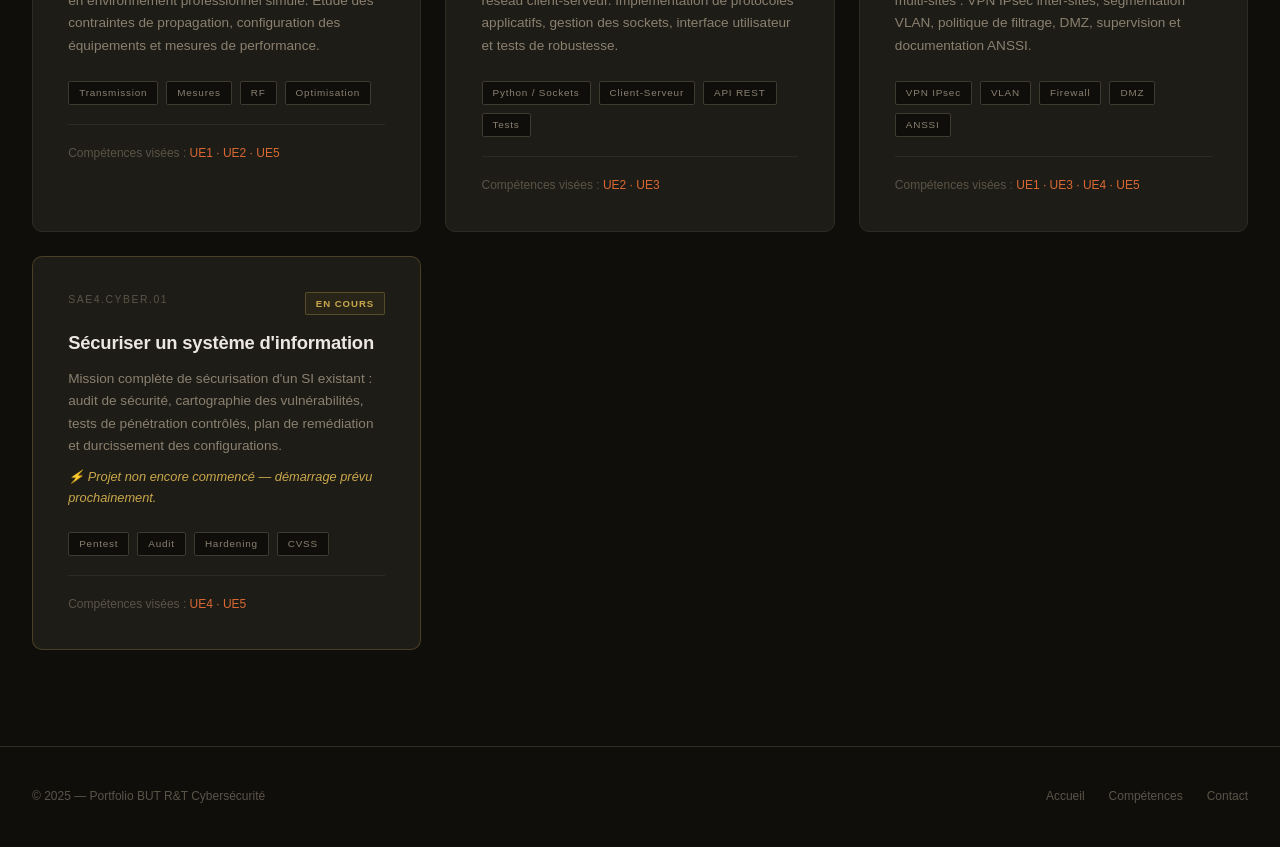
<file: projets.html>
<!DOCTYPE html>
<html lang="fr">
<head>
  <meta charset="UTF-8"/>
  <meta name="viewport" content="width=device-width, initial-scale=1.0"/>
  <title>SAÉ & Projets — Portfolio BUT R&T Cybersécurité</title>
  <link rel="stylesheet" href="style.css"/>
  <link rel="icon" href="data:image/svg+xml,<svg xmlns='http://www.w3.org/2000/svg' viewBox='0 0 32 32'><rect width='32' height='32' rx='6' fill='%23d96833'/><text x='50%25' y='60%25' font-size='18' text-anchor='middle' fill='%230f0e0b' font-family='monospace' font-weight='700'>R</text></svg>"/>
</head>
<body>
<div class="cursor-dot" id="cursor"></div>

<header id="header">
  <nav>
    <a href="index.html" class="nav-logo"><span>R&T</span>Cyber<span class="tag">BUT · 2A</span></a>
    <div class="nav-links">
      <a href="index.html">Accueil</a>
      <a href="competences.html">Compétences</a>
      <a href="projets.html" class="active">SAÉ / Projets</a>
      <a href="apropos.html">À propos</a>
      <a href="contact.html" class="nav-cta">Contact</a>
    </div>
    <button class="nav-toggle" id="navToggle"><span></span><span></span><span></span></button>
  </nav>
</header>
<div class="mobile-menu" id="mobileMenu">
  <a href="index.html">Accueil</a>
  <a href="competences.html">Compétences</a>
  <a href="projets.html">SAÉ / Projets</a>
  <a href="apropos.html">À propos</a>
  <a href="contact.html">Contact</a>
</div>

<main>
  <section class="page-hero">
    <div class="page-hero-bg"></div>
    <div class="container page-hero-content">
      <div class="label">Situations d'apprentissage et d'évaluation</div>
      <h1>Mes <span class="text-accent">SAÉ</span></h1>
      <p>Chaque situation d'apprentissage constitue une preuve de compétence. Retrouvez ici l'ensemble des projets réalisés sur les deux années de BUT R&T.</p>
    </div>
  </section>

  <!-- FILTER TABS -->
  <section class="section">
    <div class="container">

      <div class="year-tabs">
        <button class="year-tab active" data-tab="p1a">1ère année</button>
        <button class="year-tab" data-tab="p2a">2ème année</button>
      </div>

      <!-- ===== 1A ===== -->
      <div class="tab-content active projets-grid" id="p1a">

        <div class="card projet-card reveal">
          <div class="projet-header">
            <span class="projet-num">SAÉ 1.01</span>
            <span class="projet-badge badge-done">Terminé</span>
          </div>
          <div class="projet-title">Sensibilisation à l'hygiène informatique et à la cybersécurité</div>
          <p class="projet-desc">
            Conception et délivrance d'une campagne de sensibilisation auprès d'un public non-technique.
            Création de supports visuels, quiz interactifs et fiches pratiques sur les bonnes pratiques numériques.
          </p>
          <div class="tech-tags">
            <span class="tech-tag">Cybersécurité</span>
            <span class="tech-tag">Communication</span>
            <span class="tech-tag">RGPD</span>
          </div>
          <div class="projet-ue-link">Compétences visées : <span>UE4 · UE5</span></div>
        </div>

        <div class="card projet-card reveal reveal-delay-1">
          <div class="projet-header">
            <span class="projet-num">SAÉ 1.02</span>
            <span class="projet-badge badge-done">Terminé</span>
          </div>
          <div class="projet-title">S'initier aux réseaux informatiques</div>
          <p class="projet-desc">
            Découverte des fondamentaux du réseau : modèle OSI, protocoles TCP/IP, adressage IPv4/IPv6,
            configuration de switchs et routeurs en environnement simulé (Cisco Packet Tracer).
          </p>
          <div class="tech-tags">
            <span class="tech-tag">TCP/IP</span>
            <span class="tech-tag">Cisco</span>
            <span class="tech-tag">Packet Tracer</span>
            <span class="tech-tag">IPv4 / IPv6</span>
          </div>
          <div class="projet-ue-link">Compétences visées : <span>UE1 · UE5</span></div>
        </div>

        <div class="card projet-card reveal reveal-delay-2">
          <div class="projet-header">
            <span class="projet-num">SAÉ 1.03</span>
            <span class="projet-badge badge-done">Terminé</span>
          </div>
          <div class="projet-title">Découvrir un dispositif de transmission</div>
          <p class="projet-desc">
            Étude et mesure d'un support de transmission physique (câble, fibre, sans-fil).
            Analyse des signaux, atténuations et débits. Rédaction d'un rapport technique structuré.
          </p>
          <div class="tech-tags">
            <span class="tech-tag">Fibre optique</span>
            <span class="tech-tag">Wi-Fi</span>
            <span class="tech-tag">Mesures RF</span>
            <span class="tech-tag">Rapport technique</span>
          </div>
          <div class="projet-ue-link">Compétences visées : <span>UE2 · UE5</span></div>
        </div>

        <div class="card projet-card reveal">
          <div class="projet-header">
            <span class="projet-num">SAÉ 1.04</span>
            <span class="projet-badge badge-done">Terminé</span>
          </div>
          <div class="projet-title">Se présenter sur Internet</div>
          <p class="projet-desc">
            Création d'une présence numérique professionnelle : page web statique,
            gestion du nom de domaine, hébergement, notions de sécurité web (HTTPS, headers HTTP).
          </p>
          <div class="tech-tags">
            <span class="tech-tag">HTML / CSS</span>
            <span class="tech-tag">DNS</span>
            <span class="tech-tag">HTTPS</span>
            <span class="tech-tag">Hébergement</span>
          </div>
          <div class="projet-ue-link">Compétences visées : <span>UE3</span></div>
        </div>

        <div class="card projet-card reveal reveal-delay-1">
          <div class="projet-header">
            <span class="projet-num">SAÉ 1.05</span>
            <span class="projet-badge badge-done">Terminé</span>
          </div>
          <div class="projet-title">Traiter des données</div>
          <p class="projet-desc">
            Collecte, nettoyage et visualisation de jeux de données réseau.
            Écriture de scripts Python pour automatiser l'analyse de logs et la détection d'anomalies simples.
          </p>
          <div class="tech-tags">
            <span class="tech-tag">Python</span>
            <span class="tech-tag">Pandas</span>
            <span class="tech-tag">Logs réseau</span>
            <span class="tech-tag">Automatisation</span>
          </div>
          <div class="projet-ue-link">Compétences visées : <span>UE3 · UE5</span></div>
        </div>

        <!-- SAÉ INTÉGRATIVE -->
        <div class="card projet-card reveal reveal-delay-2" style="border-color: rgba(217,104,51,0.3); grid-column: span 1;">
          <div class="projet-header">
            <span class="projet-num">SAÉ Intégrative</span>
            <span class="projet-badge badge-done">Terminé</span>
          </div>
          <div class="projet-title">SAÉ intégrative — Bilan de 1ère année</div>
          <p class="projet-desc">
            Projet transversal couvrant l'ensemble des 5 UE. Mise en situation professionnelle complète :
            conception, déploiement et sécurisation d'une infrastructure réseau pour un client fictif,
            incluant documentation, présentation orale et rapport final.
          </p>
          <div class="tech-tags">
            <span class="tech-tag">Multi-compétences</span>
            <span class="tech-tag">Gestion de projet</span>
            <span class="tech-tag">Présentation client</span>
            <span class="tech-tag">Documentation</span>
          </div>
          <div class="projet-ue-link">Compétences visées : <span>UE1 · UE2 · UE3 · UE4 · UE5</span></div>
        </div>

      </div>

      <!-- ===== 2A ===== -->
      <div class="tab-content projets-grid" id="p2a">

        <div class="card projet-card reveal">
          <div class="projet-header">
            <span class="projet-num">SAE3.01_FA</span>
            <span class="projet-badge badge-done">Terminé</span>
          </div>
          <div class="projet-title">Mettre en œuvre un système de transmission</div>
          <p class="projet-desc">
            Déploiement d'un système de transmission complet en environnement professionnel simulé.
            Étude des contraintes de propagation, configuration des équipements et mesures de performance.
          </p>
          <div class="tech-tags">
            <span class="tech-tag">Transmission</span>
            <span class="tech-tag">Mesures</span>
            <span class="tech-tag">RF</span>
            <span class="tech-tag">Optimisation</span>
          </div>
          <div class="projet-ue-link">Compétences visées : <span>UE1 · UE2 · UE5</span></div>
        </div>

        <div class="card projet-card reveal reveal-delay-1">
          <div class="projet-header">
            <span class="projet-num">SAE3.02_FA</span>
            <span class="projet-badge badge-done">Terminé</span>
          </div>
          <div class="projet-title">Développer des applications communicantes</div>
          <p class="projet-desc">
            Conception et développement d'une application réseau client-serveur.
            Implémentation de protocoles applicatifs, gestion des sockets, interface utilisateur et tests de robustesse.
          </p>
          <div class="tech-tags">
            <span class="tech-tag">Python / Sockets</span>
            <span class="tech-tag">Client-Serveur</span>
            <span class="tech-tag">API REST</span>
            <span class="tech-tag">Tests</span>
          </div>
          <div class="projet-ue-link">Compétences visées : <span>UE2 · UE3</span></div>
        </div>

        <div class="card projet-card reveal reveal-delay-2">
          <div class="projet-header">
            <span class="projet-num">SAE3.Cyber.03_FA</span>
            <span class="projet-badge badge-done">Terminé</span>
          </div>
          <div class="projet-title">Concevoir un réseau informatique sécurisé multi-sites</div>
          <p class="projet-desc">
            Architecture complète d'un réseau d'entreprise multi-sites : VPN IPsec inter-sites,
            segmentation VLAN, politique de filtrage, DMZ, supervision et documentation ANSSI.
          </p>
          <div class="tech-tags">
            <span class="tech-tag">VPN IPsec</span>
            <span class="tech-tag">VLAN</span>
            <span class="tech-tag">Firewall</span>
            <span class="tech-tag">DMZ</span>
            <span class="tech-tag">ANSSI</span>
          </div>
          <div class="projet-ue-link">Compétences visées : <span>UE1 · UE3 · UE4 · UE5</span></div>
        </div>

        <div class="card projet-card reveal" style="border-color: rgba(201,168,76,0.25);">
          <div class="projet-header">
            <span class="projet-num">SAE4.Cyber.01</span>
            <span class="projet-badge badge-wip">En cours</span>
          </div>
          <div class="projet-title">Sécuriser un système d'information</div>
          <p class="projet-desc">
            Mission complète de sécurisation d'un SI existant : audit de sécurité, cartographie des vulnérabilités,
            tests de pénétration contrôlés, plan de remédiation et durcissement des configurations.
            <em style="color:var(--gold);font-size:0.8rem;display:block;margin-top:0.5rem">⚡ Projet non encore commencé — démarrage prévu prochainement.</em>
          </p>
          <div class="tech-tags">
            <span class="tech-tag">Pentest</span>
            <span class="tech-tag">Audit</span>
            <span class="tech-tag">Hardening</span>
            <span class="tech-tag">CVSS</span>
          </div>
          <div class="projet-ue-link">Compétences visées : <span>UE4 · UE5</span></div>
        </div>

      </div>

    </div>
  </section>
</main>

<footer>
  <div class="container">
    <div class="footer-inner">
      <span class="footer-copy">© 2025 — Portfolio BUT R&T Cybersécurité</span>
      <div class="footer-links">
        <a href="index.html">Accueil</a>
        <a href="competences.html">Compétences</a>
        <a href="contact.html">Contact</a>
      </div>
    </div>
  </div>
</footer>

<script>
let lastY = 0;
const header = document.getElementById('header');
window.addEventListener('scroll', () => {
  const y = window.scrollY;
  header.classList.toggle('hidden', y > lastY && y > 100);
  lastY = y;
});
const toggle = document.getElementById('navToggle');
const menu   = document.getElementById('mobileMenu');
toggle.addEventListener('click', () => menu.classList.toggle('open'));
menu.querySelectorAll('a').forEach(a => a.addEventListener('click', () => menu.classList.remove('open')));

document.querySelectorAll('.year-tab').forEach(tab => {
  tab.addEventListener('click', () => {
    document.querySelectorAll('.year-tab').forEach(t => t.classList.remove('active'));
    document.querySelectorAll('.tab-content').forEach(t => t.classList.remove('active'));
    tab.classList.add('active');
    document.getElementById(tab.dataset.tab).classList.add('active');
    document.querySelectorAll('#' + tab.dataset.tab + ' .reveal').forEach(el => {
      el.classList.remove('visible');
      setTimeout(() => el.classList.add('visible'), 50);
    });
  });
});

const observer = new IntersectionObserver(entries => {
  entries.forEach(e => { if (e.isIntersecting) e.target.classList.add('visible'); });
}, { threshold: 0.1 });
document.querySelectorAll('.reveal').forEach(el => observer.observe(el));

const cursor = document.getElementById('cursor');
document.addEventListener('mousemove', e => {
  cursor.style.transform = `translate(${e.clientX - 4}px, ${e.clientY - 4}px)`;
});
</script>
</body>
</html>
</file>
<file: style.css>
/* ============================================================
   PORTFOLIO BUT R&T CYBERSÉCURITÉ — style.css
   Inspiré du style Sun Metalon : dark industrial premium
   ============================================================ */

@import url('https://fonts.googleapis.com/css2?family=Orbitron:wght@400;600;700&family=Inter:wght@300;400;500;600&family=JetBrains+Mono:wght@300;400;600&display=swap');

/* ——— VARIABLES ——— */
:root {
  --bg:         #0f0e0b;
  --bg-2:       #1a1812;
  --bg-card:    #1e1c16;
  --bg-hover:   #252218;
  --border:     #2e2b22;
  --border-2:   #3e3a30;
  --text:       #ece7e0;
  --text-muted: #8a8070;
  --text-dim:   #5a5448;
  --accent:     #d96833;
  --accent-2:   #e8843a;
  --accent-glow:rgba(217,104,51,0.18);
  --green:      #5ab87a;
  --blue:       #4a8fcb;
  --gold:       #c9a84c;
  --font-head:  'Arial', sans-serif;
  --font-body:  'Arial', sans-serif;
  --font-mono:  'Arial', monospace;
  --radius:     4px;
  --radius-lg:  10px;
  --transition: 0.35s cubic-bezier(0.33,1,0.68,1);
  --shadow:     0 8px 40px rgba(0,0,0,0.6);
}

/* ——— RESET ——— */
*, *::before, *::after { box-sizing: border-box; margin: 0; padding: 0; }
html { scroll-behavior: smooth; font-size: 16px; }
body {
  background-color: var(--bg);
  color: var(--text);
  font-family: var(--font-body);
  font-weight: 400;
  line-height: 1.6;
  -webkit-font-smoothing: antialiased;
  overflow-x: hidden;
}
a { color: inherit; text-decoration: none; }
ul, ol { list-style: none; }
img { display: block; max-width: 100%; }
button { cursor: pointer; border: none; background: none; font-family: inherit; }

/* ——— NOISE TEXTURE ——— */
body::before {
  content: '';
  position: fixed;
  inset: 0;
  background-image: url("data:image/svg+xml,%3Csvg viewBox='0 0 256 256' xmlns='http://www.w3.org/2000/svg'%3E%3Cfilter id='noise'%3E%3CfeTurbulence type='fractalNoise' baseFrequency='0.9' numOctaves='4' stitchTiles='stitch'/%3E%3C/filter%3E%3Crect width='100%25' height='100%25' filter='url(%23noise)' opacity='1'/%3E%3C/svg%3E");
  opacity: 0.025;
  pointer-events: none;
  z-index: 9999;
}

/* ——— SCROLLBAR ——— */
::-webkit-scrollbar { width: 6px; }
::-webkit-scrollbar-track { background: var(--bg); }
::-webkit-scrollbar-thumb { background: var(--border-2); border-radius: 3px; }
::-webkit-scrollbar-thumb:hover { background: var(--accent); }

/* ====================================================
   HEADER / NAV
   ==================================================== */
header {
  position: sticky;
  top: 0;
  z-index: 100;
  background: rgba(15,14,11,0.85);
  backdrop-filter: blur(12px);
  -webkit-backdrop-filter: blur(12px);
  border-bottom: 1px solid var(--border);
  transition: transform var(--transition);
}
header.hidden { transform: translateY(-110%); }

nav {
  max-width: 1280px;
  margin: 0 auto;
  padding: 0 2rem;
  display: flex;
  align-items: center;
  justify-content: space-between;
  height: 68px;
}

.nav-logo {
  font-family: var(--font-head);
  font-size: 1.1rem;
  font-weight: 800;
  letter-spacing: 0.02em;
  color: var(--text);
  display: flex;
  align-items: center;
  gap: 0.6rem;
}
.nav-logo span {
  color: var(--accent);
}
.nav-logo .tag {
  font-family: var(--font-mono);
  font-size: 0.65rem;
  color: var(--text-muted);
  font-weight: 300;
  border: 1px solid var(--border-2);
  padding: 2px 6px;
  border-radius: 2px;
  letter-spacing: 0.08em;
}

.nav-links {
  display: flex;
  align-items: center;
  gap: 2rem;
}
.nav-links a {
  font-size: 0.75rem;
  font-weight: 600;
  letter-spacing: 0.1em;
  text-transform: uppercase;
  color: var(--text-muted);
  position: relative;
  padding-bottom: 2px;
  transition: color var(--transition);
}
.nav-links a::after {
  content: '';
  position: absolute;
  bottom: -2px;
  left: 0;
  width: 0;
  height: 2px;
  background: var(--accent);
  transition: width var(--transition);
}
.nav-links a:hover, .nav-links a.active { color: var(--text); }
.nav-links a:hover::after, .nav-links a.active::after { width: 100%; }

.nav-cta {
  font-size: 0.72rem;
  font-weight: 600;
  letter-spacing: 0.1em;
  text-transform: uppercase;
  color: var(--accent) !important;
  border: 1px solid var(--accent);
  padding: 7px 18px;
  border-radius: var(--radius);
  transition: background var(--transition), color var(--transition) !important;
}
.nav-cta::after { display: none !important; }
.nav-cta:hover { background: var(--accent); color: var(--bg) !important; }

/* Hamburger mobile */
.nav-toggle {
  display: none;
  flex-direction: column;
  gap: 5px;
  cursor: pointer;
  padding: 4px;
}
.nav-toggle span {
  display: block;
  width: 24px;
  height: 2px;
  background: var(--text);
  border-radius: 2px;
  transition: var(--transition);
}

/* Mobile menu */
.mobile-menu {
  display: none;
  position: fixed;
  inset: 68px 0 0 0;
  background: var(--bg-2);
  z-index: 99;
  flex-direction: column;
  align-items: center;
  justify-content: center;
  gap: 2.5rem;
  border-top: 1px solid var(--border);
}
.mobile-menu.open { display: flex; }
.mobile-menu a {
  font-family: var(--font-head);
  font-size: 2rem;
  font-weight: 700;
  color: var(--text-muted);
  transition: color var(--transition);
}
.mobile-menu a:hover { color: var(--accent); }

/* ====================================================
   LAYOUT UTILITIES
   ==================================================== */
.container {
  max-width: 1280px;
  margin: 0 auto;
  padding: 0 2rem;
}
.container-sm {
  max-width: 900px;
  margin: 0 auto;
  padding: 0 2rem;
}

.section { padding: 6rem 0; }
.section-sm { padding: 3.5rem 0; }

.label {
  display: inline-flex;
  align-items: center;
  gap: 0.5rem;
  font-family: var(--font-mono);
  font-size: 0.68rem;
  font-weight: 400;
  letter-spacing: 0.15em;
  text-transform: uppercase;
  color: var(--accent);
  margin-bottom: 1.2rem;
}
.label::before {
  content: '';
  display: block;
  width: 28px;
  height: 1px;
  background: var(--accent);
}

h1, h2, h3, h4 {
  font-family: var(--font-head);
  font-weight: 800;
  line-height: 1.1;
  letter-spacing: -0.02em;
}
h1 { font-size: clamp(2.4rem, 6vw, 5rem); }
h2 { font-size: clamp(1.8rem, 4vw, 3rem); }
h3 { font-size: clamp(1.1rem, 2vw, 1.5rem); }
h4 { font-size: 1rem; font-weight: 600; letter-spacing: 0; }

.text-accent { color: var(--accent); }
.text-muted  { color: var(--text-muted); }
.text-mono   { font-family: var(--font-mono); }

/* Divider */
.divider {
  border: none;
  border-top: 1px solid var(--border);
  margin: 0;
}

/* ====================================================
   HERO — index.html
   ==================================================== */
.hero {
  min-height: calc(100dvh - 68px);
  display: flex;
  flex-direction: column;
  justify-content: center;
  padding: 5rem 0 4rem;
  position: relative;
  overflow: hidden;
}

/* Animated grid bg */
.hero-grid {
  position: absolute;
  inset: 0;
  background-image:
    linear-gradient(var(--border) 1px, transparent 1px),
    linear-gradient(90deg, var(--border) 1px, transparent 1px);
  background-size: 80px 80px;
  mask-image: radial-gradient(ellipse 70% 60% at 50% 50%, black 10%, transparent 80%);
  -webkit-mask-image: radial-gradient(ellipse 70% 60% at 50% 50%, black 10%, transparent 80%);
  opacity: 0.35;
}

.hero-glow {
  position: absolute;
  width: 600px;
  height: 600px;
  border-radius: 50%;
  background: radial-gradient(circle, var(--accent-glow) 0%, transparent 70%);
  top: 50%;
  left: 50%;
  transform: translate(-50%, -50%);
  pointer-events: none;
}

.hero-content { position: relative; z-index: 2; }

.hero-badge {
  display: inline-flex;
  align-items: center;
  gap: 0.6rem;
  font-family: var(--font-mono);
  font-size: 0.7rem;
  letter-spacing: 0.12em;
  text-transform: uppercase;
  color: var(--text-muted);
  border: 1px solid var(--border-2);
  padding: 6px 14px;
  border-radius: 2px;
  margin-bottom: 2rem;
  animation: fadeUp 0.6s ease forwards;
}
.hero-badge .dot {
  width: 6px; height: 6px;
  border-radius: 50%;
  background: var(--green);
  animation: pulse 2s ease infinite;
}
@keyframes pulse {
  0%, 100% { opacity: 1; transform: scale(1); }
  50% { opacity: 0.5; transform: scale(0.8); }
}

.hero h1 {
  animation: fadeUp 0.7s 0.1s ease both;
  margin-bottom: 1.5rem;
}
.hero h1 em {
  font-style: normal;
  color: var(--accent);
  position: relative;
}

.hero-sub {
  font-size: clamp(1rem, 1.5vw, 1.15rem);
  color: var(--text-muted);
  max-width: 560px;
  line-height: 1.7;
  animation: fadeUp 0.7s 0.2s ease both;
  margin-bottom: 2.5rem;
}

.hero-actions {
  display: flex;
  flex-wrap: wrap;
  gap: 1rem;
  animation: fadeUp 0.7s 0.3s ease both;
}

.btn {
  display: inline-flex;
  align-items: center;
  gap: 0.5rem;
  font-size: 0.78rem;
  font-weight: 600;
  letter-spacing: 0.1em;
  text-transform: uppercase;
  padding: 12px 26px;
  border-radius: var(--radius);
  transition: var(--transition);
}
.btn-primary {
  background: var(--accent);
  color: var(--bg);
}
.btn-primary:hover {
  background: var(--accent-2);
  transform: translateY(-2px);
  box-shadow: 0 8px 24px rgba(217,104,51,0.35);
}
.btn-outline {
  border: 1px solid var(--border-2);
  color: var(--text-muted);
}
.btn-outline:hover {
  border-color: var(--text-muted);
  color: var(--text);
  transform: translateY(-2px);
}

.hero-stats {
  display: flex;
  flex-wrap: wrap;
  gap: 2.5rem;
  margin-top: 4rem;
  padding-top: 2.5rem;
  border-top: 1px solid var(--border);
  animation: fadeUp 0.7s 0.4s ease both;
}
.hero-stat-num {
  font-family: var(--font-head);
  font-size: 2.2rem;
  font-weight: 800;
  color: var(--text);
  line-height: 1;
}
.hero-stat-label {
  font-size: 0.72rem;
  color: var(--text-muted);
  letter-spacing: 0.08em;
  text-transform: uppercase;
  margin-top: 0.3rem;
}

/* scroll indicator */
.scroll-hint {
  position: absolute;
  bottom: 2rem;
  left: 50%;
  transform: translateX(-50%);
  display: flex;
  flex-direction: column;
  align-items: center;
  gap: 0.5rem;
  font-family: var(--font-mono);
  font-size: 0.6rem;
  letter-spacing: 0.12em;
  color: var(--text-dim);
  text-transform: uppercase;
  animation: fadeUp 1s 0.8s ease both;
}
.scroll-hint::after {
  content: '';
  display: block;
  width: 1px;
  height: 40px;
  background: linear-gradient(to bottom, var(--border-2), transparent);
  animation: scrollLine 1.5s ease infinite;
}
@keyframes scrollLine {
  0% { transform: scaleY(0); transform-origin: top; }
  50% { transform: scaleY(1); transform-origin: top; }
  51% { transform: scaleY(1); transform-origin: bottom; }
  100% { transform: scaleY(0); transform-origin: bottom; }
}

/* ====================================================
   CARDS
   ==================================================== */
.card {
  background: var(--bg-card);
  border: 1px solid var(--border);
  border-radius: var(--radius-lg);
  padding: 2rem;
  transition: border-color var(--transition), background var(--transition), transform var(--transition);
  position: relative;
  overflow: hidden;
}
.card::before {
  content: '';
  position: absolute;
  inset: 0;
  background: linear-gradient(135deg, var(--accent-glow), transparent 60%);
  opacity: 0;
  transition: opacity var(--transition);
  pointer-events: none;
}
.card:hover {
  border-color: var(--border-2);
  background: var(--bg-hover);
  transform: translateY(-3px);
}
.card:hover::before { opacity: 1; }

/* ====================================================
   UE CARDS (compétences) — competences.html
   ==================================================== */
.ue-grid {
  display: grid;
  grid-template-columns: repeat(auto-fit, minmax(340px, 1fr));
  gap: 1.5rem;
}

.ue-card { padding: 2.2rem; }

.ue-num {
  font-family: var(--font-mono);
  font-size: 0.65rem;
  letter-spacing: 0.15em;
  color: var(--text-dim);
  text-transform: uppercase;
  margin-bottom: 0.8rem;
}
.ue-title {
  font-family: var(--font-head);
  font-size: 1rem;
  font-weight: 700;
  color: var(--text);
  line-height: 1.3;
  margin-bottom: 1.5rem;
  letter-spacing: 0;
}
.ue-icon {
  width: 42px;
  height: 42px;
  border-radius: 8px;
  display: flex;
  align-items: center;
  justify-content: center;
  font-size: 1.3rem;
  margin-bottom: 1.2rem;
  background: var(--accent-glow);
  border: 1px solid rgba(217,104,51,0.2);
}

.ce-list { display: flex; flex-direction: column; gap: 0.6rem; }
.ce-item {
  display: flex;
  align-items: flex-start;
  gap: 0.8rem;
  font-size: 0.82rem;
  color: var(--text-muted);
  line-height: 1.5;
}
.ce-code {
  font-family: var(--font-mono);
  font-size: 0.65rem;
  color: var(--accent);
  background: rgba(217,104,51,0.08);
  border: 1px solid rgba(217,104,51,0.15);
  padding: 2px 7px;
  border-radius: 2px;
  white-space: nowrap;
  margin-top: 2px;
  flex-shrink: 0;
}

/* Year tabs */
.year-tabs {
  display: flex;
  gap: 0.5rem;
  margin-bottom: 2.5rem;
  border-bottom: 1px solid var(--border);
  padding-bottom: 0;
}
.year-tab {
  font-size: 0.78rem;
  font-weight: 600;
  letter-spacing: 0.08em;
  text-transform: uppercase;
  color: var(--text-muted);
  padding: 0.8rem 1.5rem;
  border-bottom: 2px solid transparent;
  transition: color var(--transition), border-color var(--transition);
  cursor: pointer;
  position: relative;
  top: 1px;
}
.year-tab.active, .year-tab:hover { color: var(--text); }
.year-tab.active { border-color: var(--accent); color: var(--accent); }

.tab-content { display: none; }
.tab-content.active { display: grid; }

/* ====================================================
   SAÉ / PROJETS — projets.html
   ==================================================== */
.projets-grid {
  display: grid;
  grid-template-columns: repeat(auto-fit, minmax(340px, 1fr));
  gap: 1.5rem;
}

.projet-card { padding: 2.2rem; }

.projet-header {
  display: flex;
  align-items: flex-start;
  justify-content: space-between;
  margin-bottom: 1rem;
}
.projet-num {
  font-family: var(--font-mono);
  font-size: 0.65rem;
  letter-spacing: 0.15em;
  color: var(--text-dim);
  text-transform: uppercase;
}
.projet-badge {
  font-family: var(--font-mono);
  font-size: 0.6rem;
  font-weight: 600;
  letter-spacing: 0.1em;
  text-transform: uppercase;
  padding: 3px 10px;
  border-radius: 2px;
  border: 1px solid;
}
.badge-done { color: var(--green); border-color: rgba(90,184,122,0.3); background: rgba(90,184,122,0.06); }
.badge-wip  { color: var(--gold);  border-color: rgba(201,168,76,0.3);  background: rgba(201,168,76,0.06);  }

.projet-title {
  font-family: var(--font-head);
  font-size: 1.15rem;
  font-weight: 700;
  color: var(--text);
  line-height: 1.3;
  margin-bottom: 0.8rem;
  letter-spacing: -0.01em;
}
.projet-desc {
  font-size: 0.85rem;
  color: var(--text-muted);
  line-height: 1.65;
  margin-bottom: 1.5rem;
}

.tech-tags {
  display: flex;
  flex-wrap: wrap;
  gap: 0.5rem;
}
.tech-tag {
  font-family: var(--font-mono);
  font-size: 0.62rem;
  letter-spacing: 0.08em;
  padding: 3px 10px;
  border-radius: 2px;
  background: var(--bg);
  border: 1px solid var(--border-2);
  color: var(--text-muted);
}

.projet-ue-link {
  margin-top: 1.2rem;
  padding-top: 1.2rem;
  border-top: 1px solid var(--border);
  font-size: 0.75rem;
  color: var(--text-dim);
  font-family: var(--font-mono);
}
.projet-ue-link span { color: var(--accent); }

/* ====================================================
   COMPÉTENCES PROGRESS — skills section
   ==================================================== */
.skills-grid {
  display: grid;
  grid-template-columns: 1fr 1fr;
  gap: 1rem;
}
.skill-bar {
  display: flex;
  flex-direction: column;
  gap: 0.4rem;
}
.skill-info {
  display: flex;
  justify-content: space-between;
  align-items: center;
}
.skill-name {
  font-size: 0.8rem;
  font-weight: 500;
  color: var(--text);
}
.skill-pct {
  font-family: var(--font-mono);
  font-size: 0.65rem;
  color: var(--accent);
}
.skill-track {
  width: 100%;
  height: 3px;
  background: var(--border);
  border-radius: 2px;
  overflow: hidden;
}
.skill-fill {
  height: 100%;
  background: linear-gradient(90deg, var(--accent), var(--accent-2));
  border-radius: 2px;
  width: 0;
  transition: width 1.2s cubic-bezier(0.33,1,0.68,1);
}

/* ====================================================
   À PROPOS — apropos.html
   ==================================================== */
.about-layout {
  display: grid;
  grid-template-columns: 1fr 1.8fr;
  gap: 4rem;
  align-items: start;
}
.about-sidebar { position: sticky; top: 100px; }

.avatar-wrapper {
  width: 100%;
  aspect-ratio: 3/4;
  border-radius: var(--radius-lg);
  overflow: hidden;
  border: 1px solid var(--border);
  background: var(--bg-card);
  display: flex;
  align-items: center;
  justify-content: center;
  margin-bottom: 1.5rem;
  position: relative;
}
.avatar-placeholder {
  font-size: 5rem;
  filter: grayscale(30%);
}
.avatar-frame {
  position: absolute;
  inset: 0;
  border-radius: var(--radius-lg);
  background: linear-gradient(135deg, transparent 60%, rgba(217,104,51,0.08));
}

.info-list { display: flex; flex-direction: column; gap: 0.7rem; }
.info-row {
  display: flex;
  justify-content: space-between;
  align-items: center;
  font-size: 0.8rem;
  padding-bottom: 0.7rem;
  border-bottom: 1px solid var(--border);
}
.info-row:last-child { border-bottom: none; }
.info-key { color: var(--text-dim); font-family: var(--font-mono); font-size: 0.65rem; letter-spacing: 0.08em; text-transform: uppercase; }
.info-val { color: var(--text); font-weight: 500; text-align: right; }

.about-body p {
  font-size: 1rem;
  color: var(--text-muted);
  line-height: 1.8;
  margin-bottom: 1.5rem;
}
.about-body p:first-child { color: var(--text); font-size: 1.1rem; }

.timeline { display: flex; flex-direction: column; gap: 0; margin-top: 2rem; }
.timeline-item {
  display: grid;
  grid-template-columns: 120px 1fr;
  gap: 1.5rem;
  padding: 1.5rem 0;
  border-bottom: 1px solid var(--border);
  position: relative;
}
.timeline-item:last-child { border-bottom: none; }
.timeline-year {
  font-family: var(--font-mono);
  font-size: 0.7rem;
  color: var(--accent);
  letter-spacing: 0.08em;
  padding-top: 3px;
}
.timeline-content h4 { font-size: 0.95rem; font-weight: 600; color: var(--text); margin-bottom: 0.3rem; }
.timeline-content p { font-size: 0.82rem; color: var(--text-muted); line-height: 1.6; margin: 0; }

/* ====================================================
   CONTACT — contact.html
   ==================================================== */
.contact-layout {
  display: grid;
  grid-template-columns: 1fr 1.4fr;
  gap: 4rem;
  align-items: start;
}

.contact-info { display: flex; flex-direction: column; gap: 2rem; }
.contact-link {
  display: flex;
  align-items: center;
  gap: 1rem;
  padding: 1.2rem 1.5rem;
  border: 1px solid var(--border);
  border-radius: var(--radius-lg);
  background: var(--bg-card);
  transition: border-color var(--transition), transform var(--transition);
  font-size: 0.9rem;
}
.contact-link:hover {
  border-color: var(--accent);
  transform: translateX(4px);
}
.contact-link-icon {
  font-size: 1.4rem;
  flex-shrink: 0;
}
.contact-link-text { font-weight: 500; color: var(--text); }
.contact-link-sub { font-size: 0.75rem; color: var(--text-muted); margin-top: 2px; }

.form-group { margin-bottom: 1.2rem; }
.form-label {
  display: block;
  font-size: 0.72rem;
  font-weight: 600;
  letter-spacing: 0.1em;
  text-transform: uppercase;
  color: var(--text-muted);
  margin-bottom: 0.5rem;
  font-family: var(--font-mono);
}
.form-input, .form-textarea {
  width: 100%;
  background: var(--bg-card);
  border: 1px solid var(--border);
  border-radius: var(--radius);
  color: var(--text);
  font-family: var(--font-body);
  font-size: 0.9rem;
  padding: 12px 16px;
  transition: border-color var(--transition);
  outline: none;
  resize: none;
}
.form-input:focus, .form-textarea:focus { border-color: var(--accent); }
.form-textarea { min-height: 130px; }

/* ====================================================
   FOOTER
   ==================================================== */
footer {
  border-top: 1px solid var(--border);
  padding: 2.5rem 0;
  background: var(--bg);
}
.footer-inner {
  display: flex;
  align-items: center;
  justify-content: space-between;
  flex-wrap: wrap;
  gap: 1rem;
}
.footer-copy {
  font-size: 0.75rem;
  color: var(--text-dim);
  font-family: var(--font-mono);
}
.footer-links {
  display: flex;
  gap: 1.5rem;
}
.footer-links a {
  font-size: 0.75rem;
  color: var(--text-dim);
  transition: color var(--transition);
}
.footer-links a:hover { color: var(--accent); }

/* ====================================================
   PAGE HEADER (inner pages)
   ==================================================== */
.page-hero {
  padding: 5rem 0 3.5rem;
  border-bottom: 1px solid var(--border);
  position: relative;
  overflow: hidden;
}
.page-hero-bg {
  position: absolute;
  inset: 0;
  background:
    radial-gradient(ellipse 60% 80% at 0% 50%, rgba(217,104,51,0.05) 0%, transparent 60%),
    linear-gradient(var(--border) 1px, transparent 1px),
    linear-gradient(90deg, var(--border) 1px, transparent 1px);
  background-size: auto, 60px 60px, 60px 60px;
  opacity: 0.5;
}
.page-hero-content { position: relative; z-index: 2; }
.page-hero h1 { margin-bottom: 1rem; }
.page-hero p { font-size: 1.05rem; color: var(--text-muted); max-width: 600px; }

/* ====================================================
   ANIMATIONS
   ==================================================== */
@keyframes fadeUp {
  from { opacity: 0; transform: translateY(24px); }
  to   { opacity: 1; transform: translateY(0); }
}

.reveal {
  opacity: 0;
  transform: translateY(30px);
  transition: opacity 0.7s ease, transform 0.7s ease;
}
.reveal.visible {
  opacity: 1;
  transform: translateY(0);
}

/* Stagger delays */
.reveal-delay-1 { transition-delay: 0.1s; }
.reveal-delay-2 { transition-delay: 0.2s; }
.reveal-delay-3 { transition-delay: 0.3s; }
.reveal-delay-4 { transition-delay: 0.4s; }

/* ====================================================
   RESPONSIVE
   ==================================================== */
@media (max-width: 900px) {
  .about-layout  { grid-template-columns: 1fr; }
  .about-sidebar { position: static; }
  .avatar-wrapper { max-width: 320px; aspect-ratio: 1; }
  .contact-layout { grid-template-columns: 1fr; }
  .skills-grid { grid-template-columns: 1fr; }
  .timeline-item { grid-template-columns: 80px 1fr; }
}

@media (max-width: 768px) {
  .nav-links, .nav-cta { display: none; }
  .nav-toggle { display: flex; }
  .section { padding: 4rem 0; }
  .ue-grid, .projets-grid { grid-template-columns: 1fr; }
  .hero-stats { gap: 1.5rem; }
  .footer-inner { flex-direction: column; text-align: center; }
}

/* ====================================================
   MISC
   ==================================================== */
.highlight-box {
  background: rgba(217,104,51,0.06);
  border: 1px solid rgba(217,104,51,0.18);
  border-radius: var(--radius-lg);
  padding: 1.5rem 2rem;
  margin: 2rem 0;
}
.highlight-box p { font-size: 0.9rem; color: var(--text-muted); margin: 0; line-height: 1.7; }
.highlight-box strong { color: var(--accent); }


/* Active nav page */
[data-page] .nav-links a[data-target] { color: var(--text-muted); }
</file>
